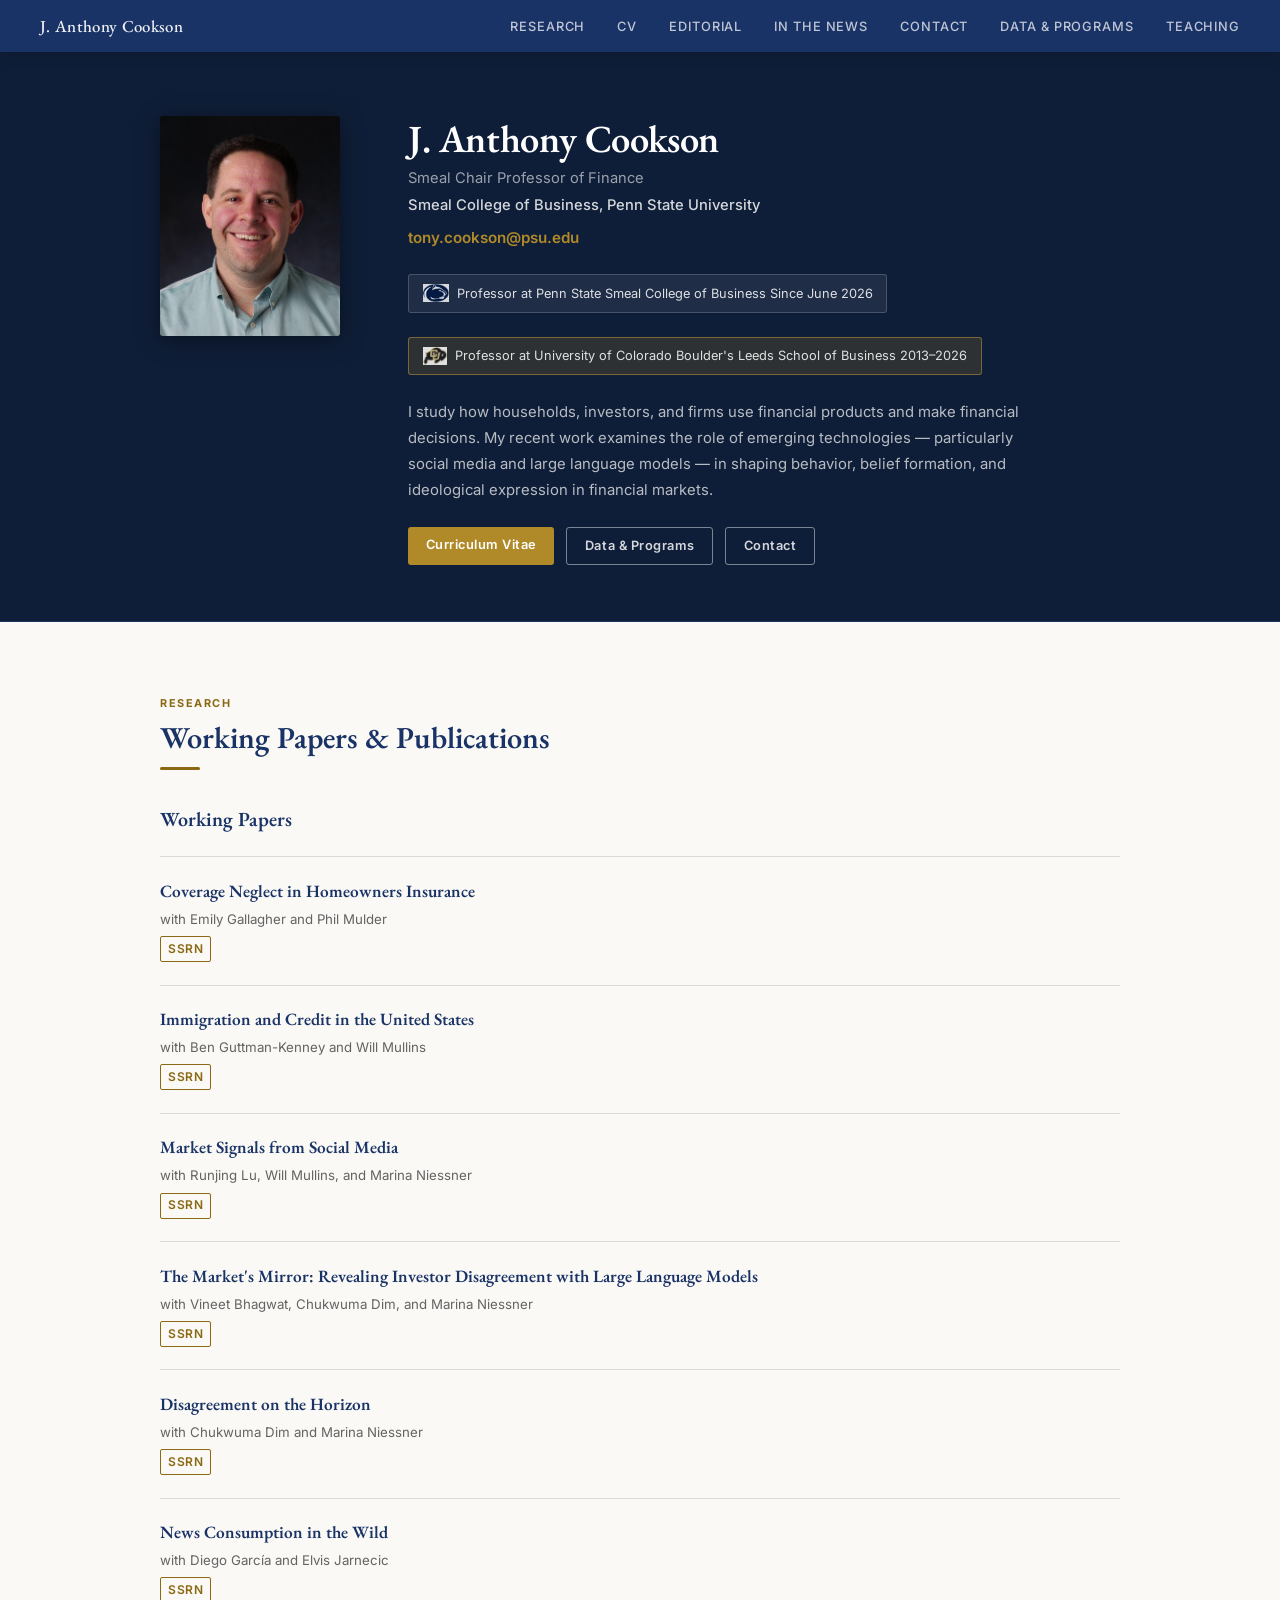
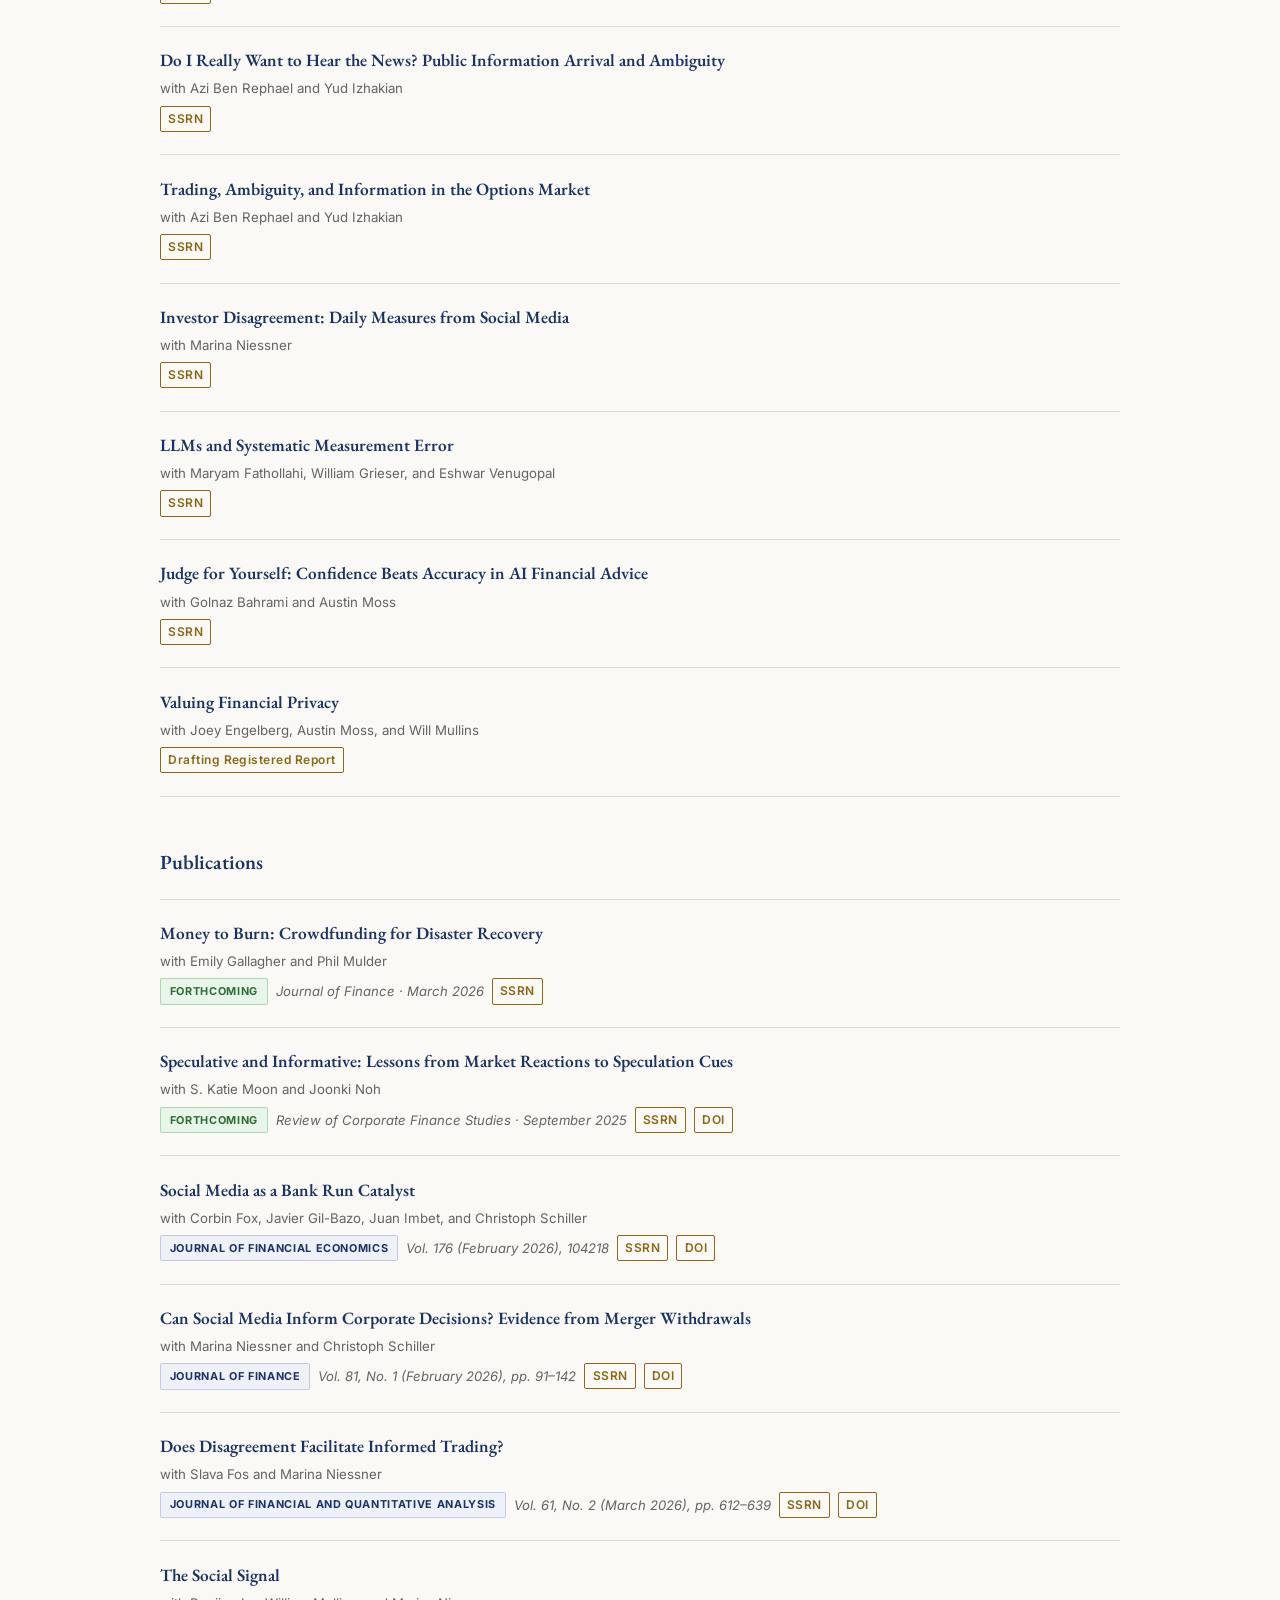
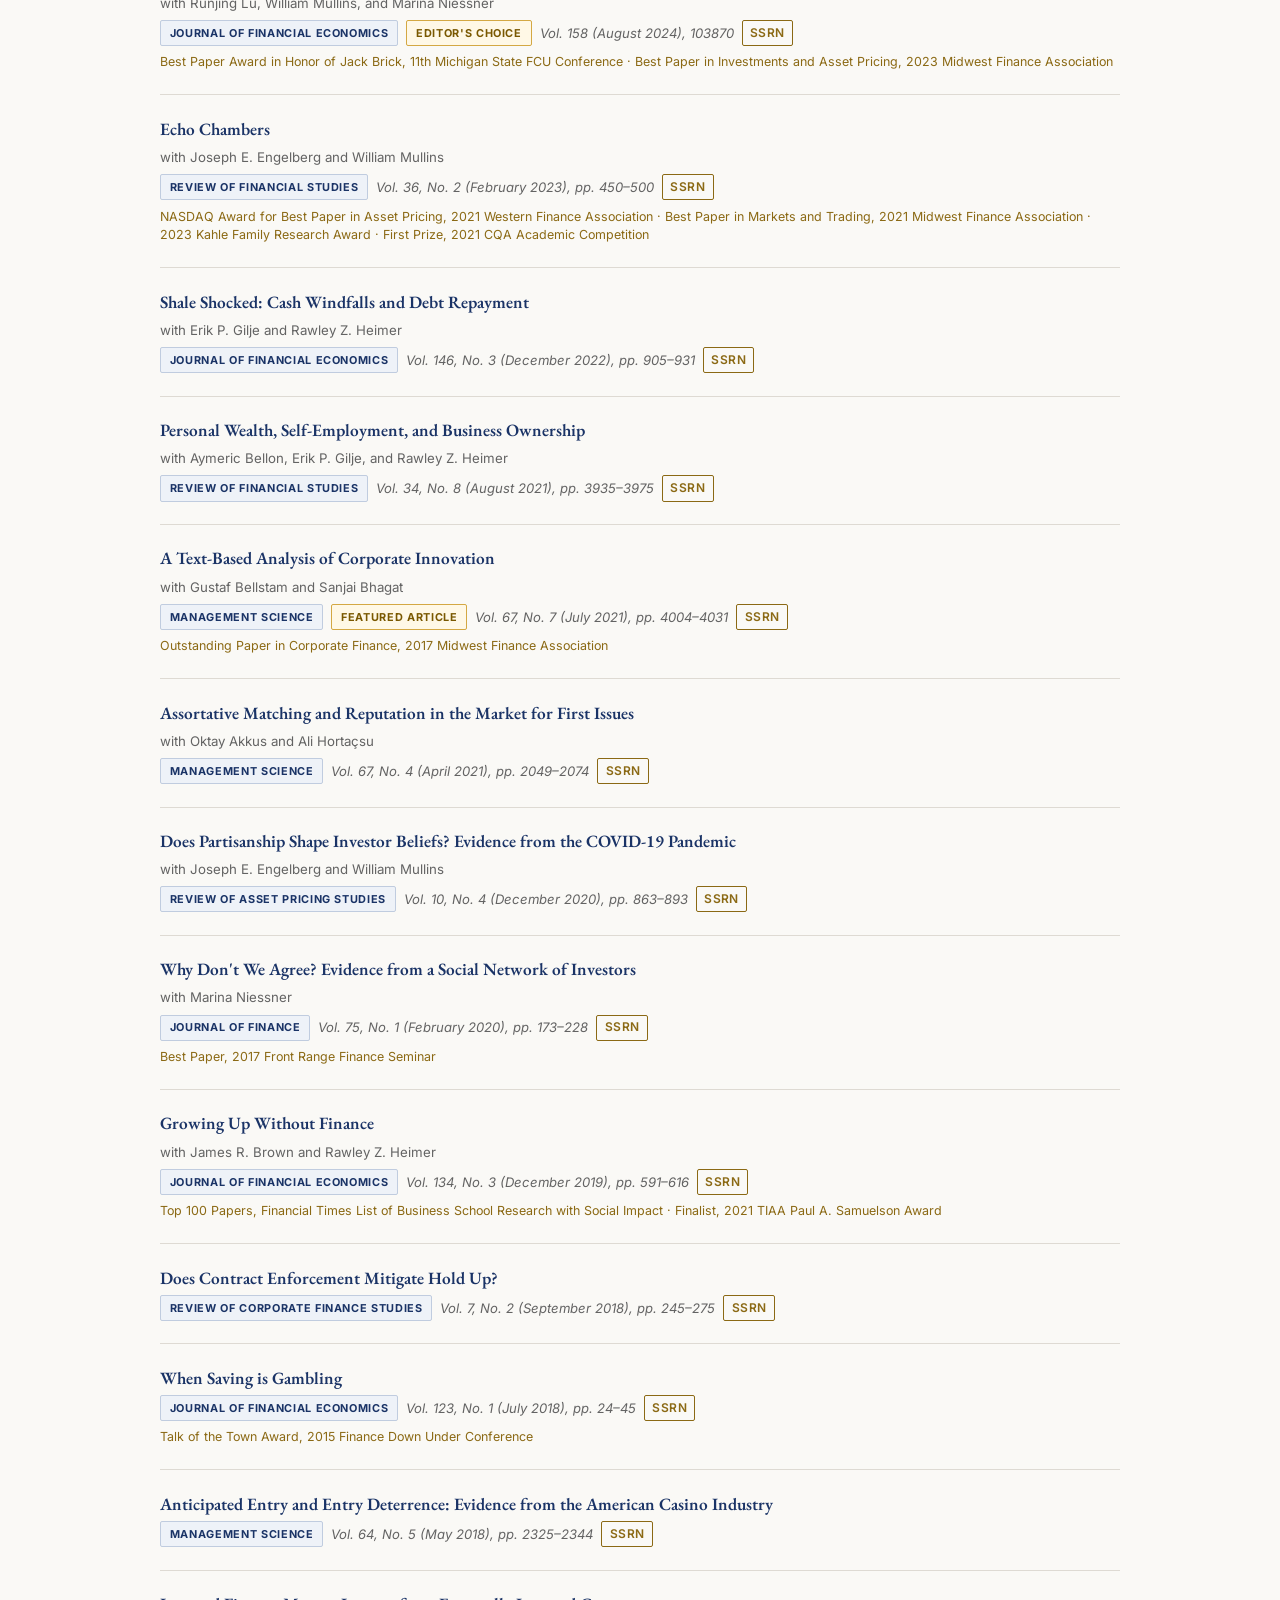
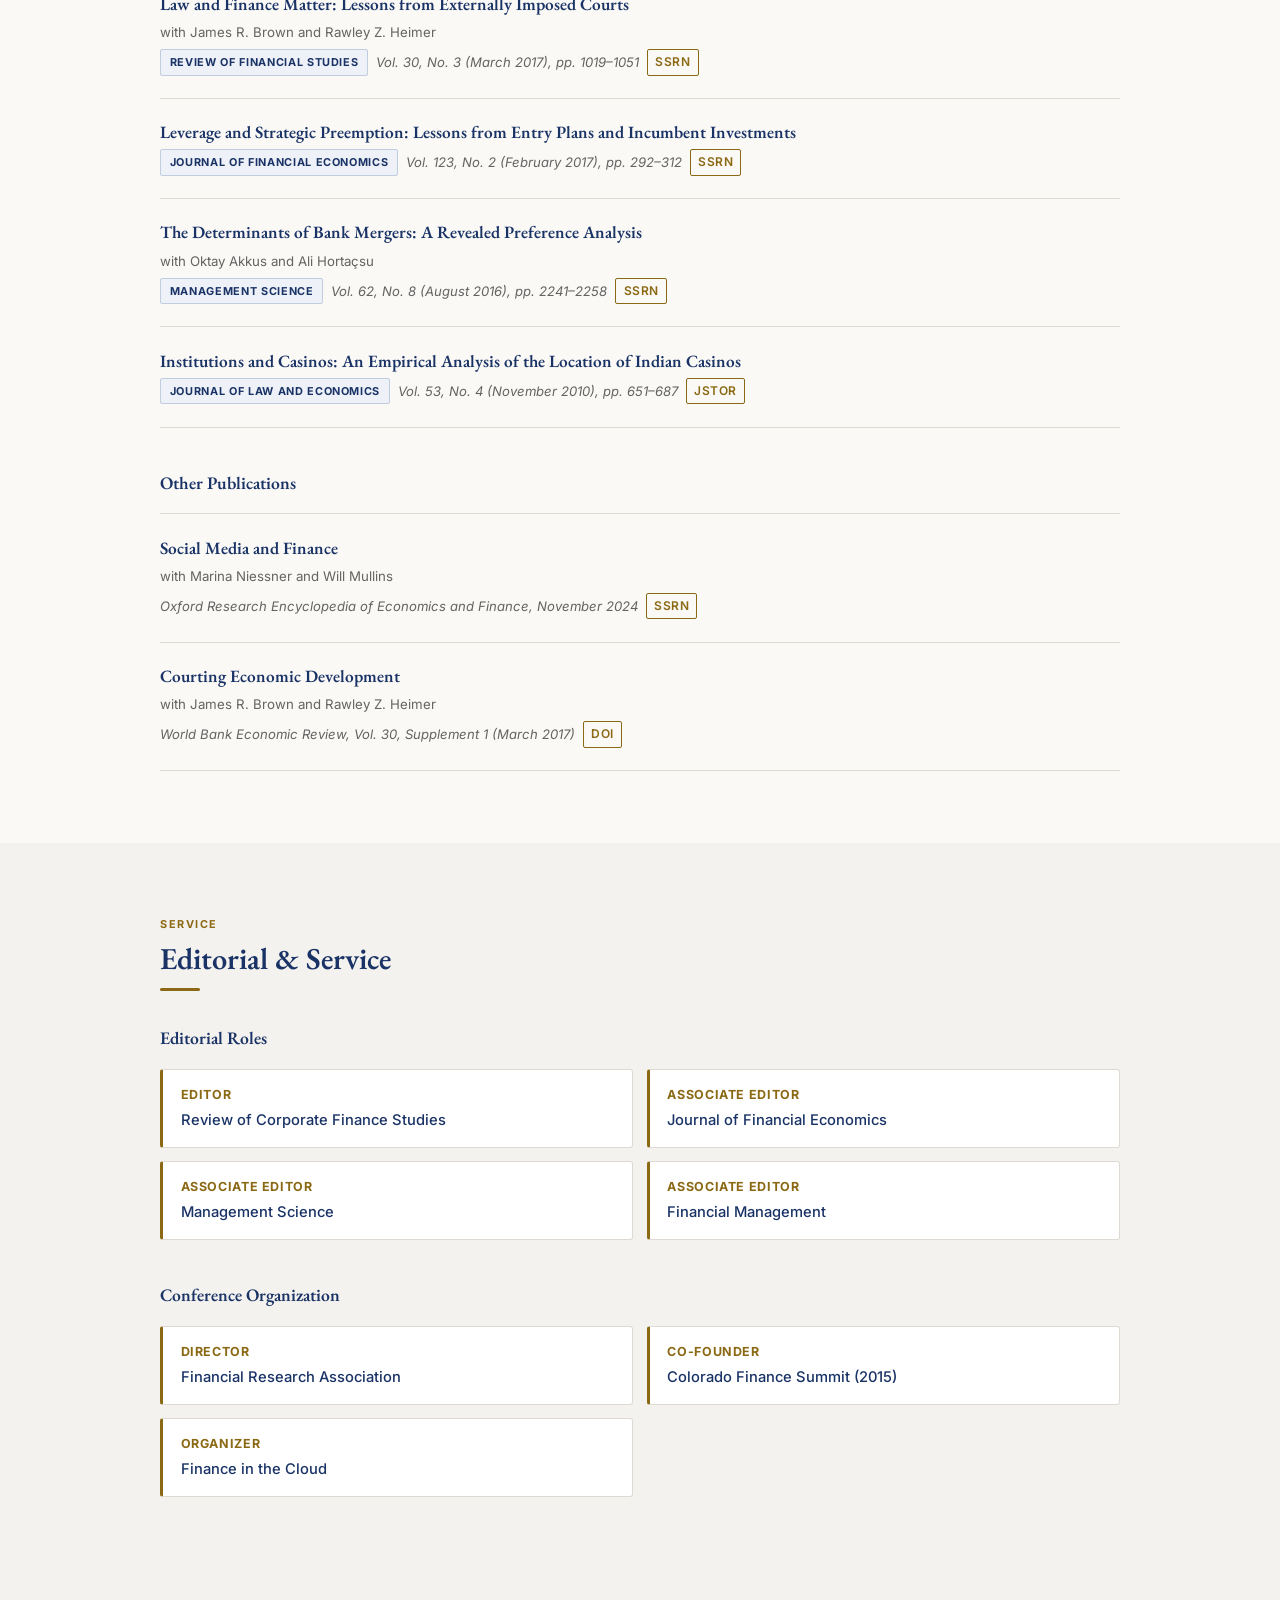
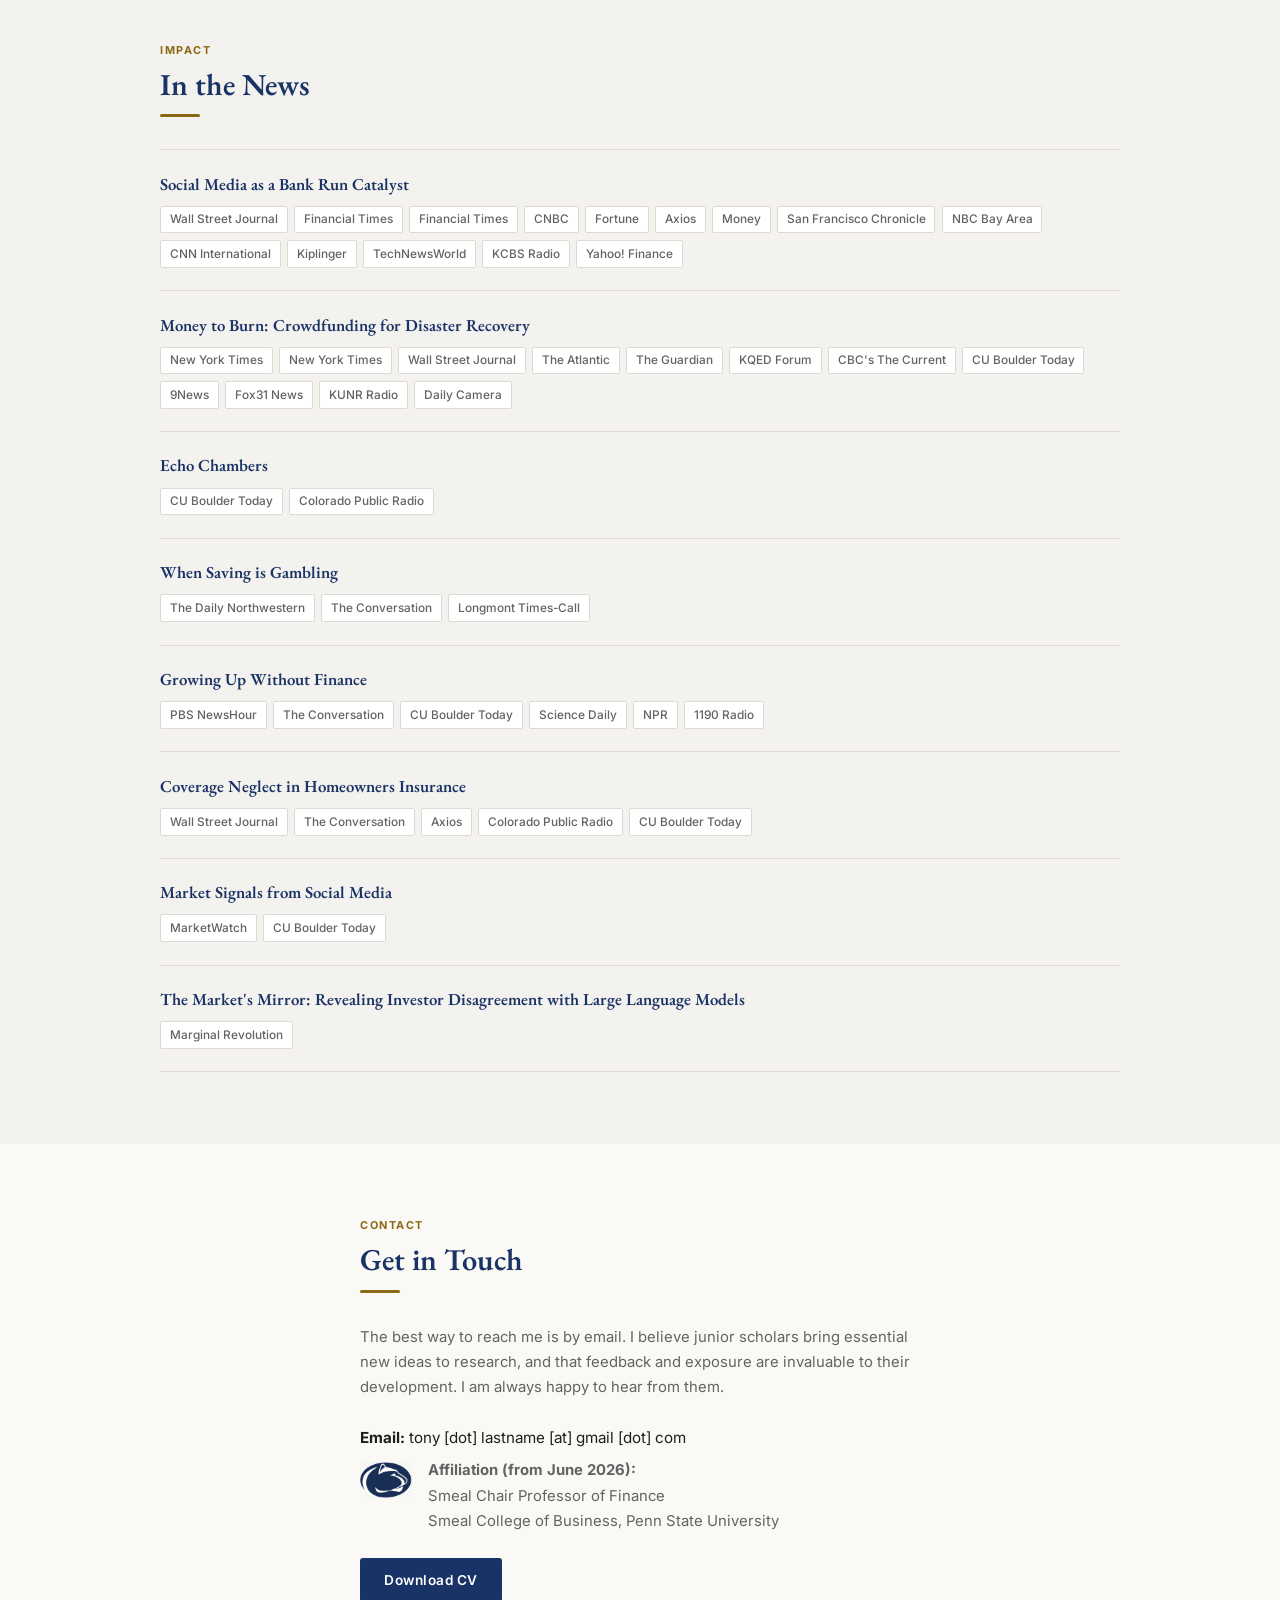
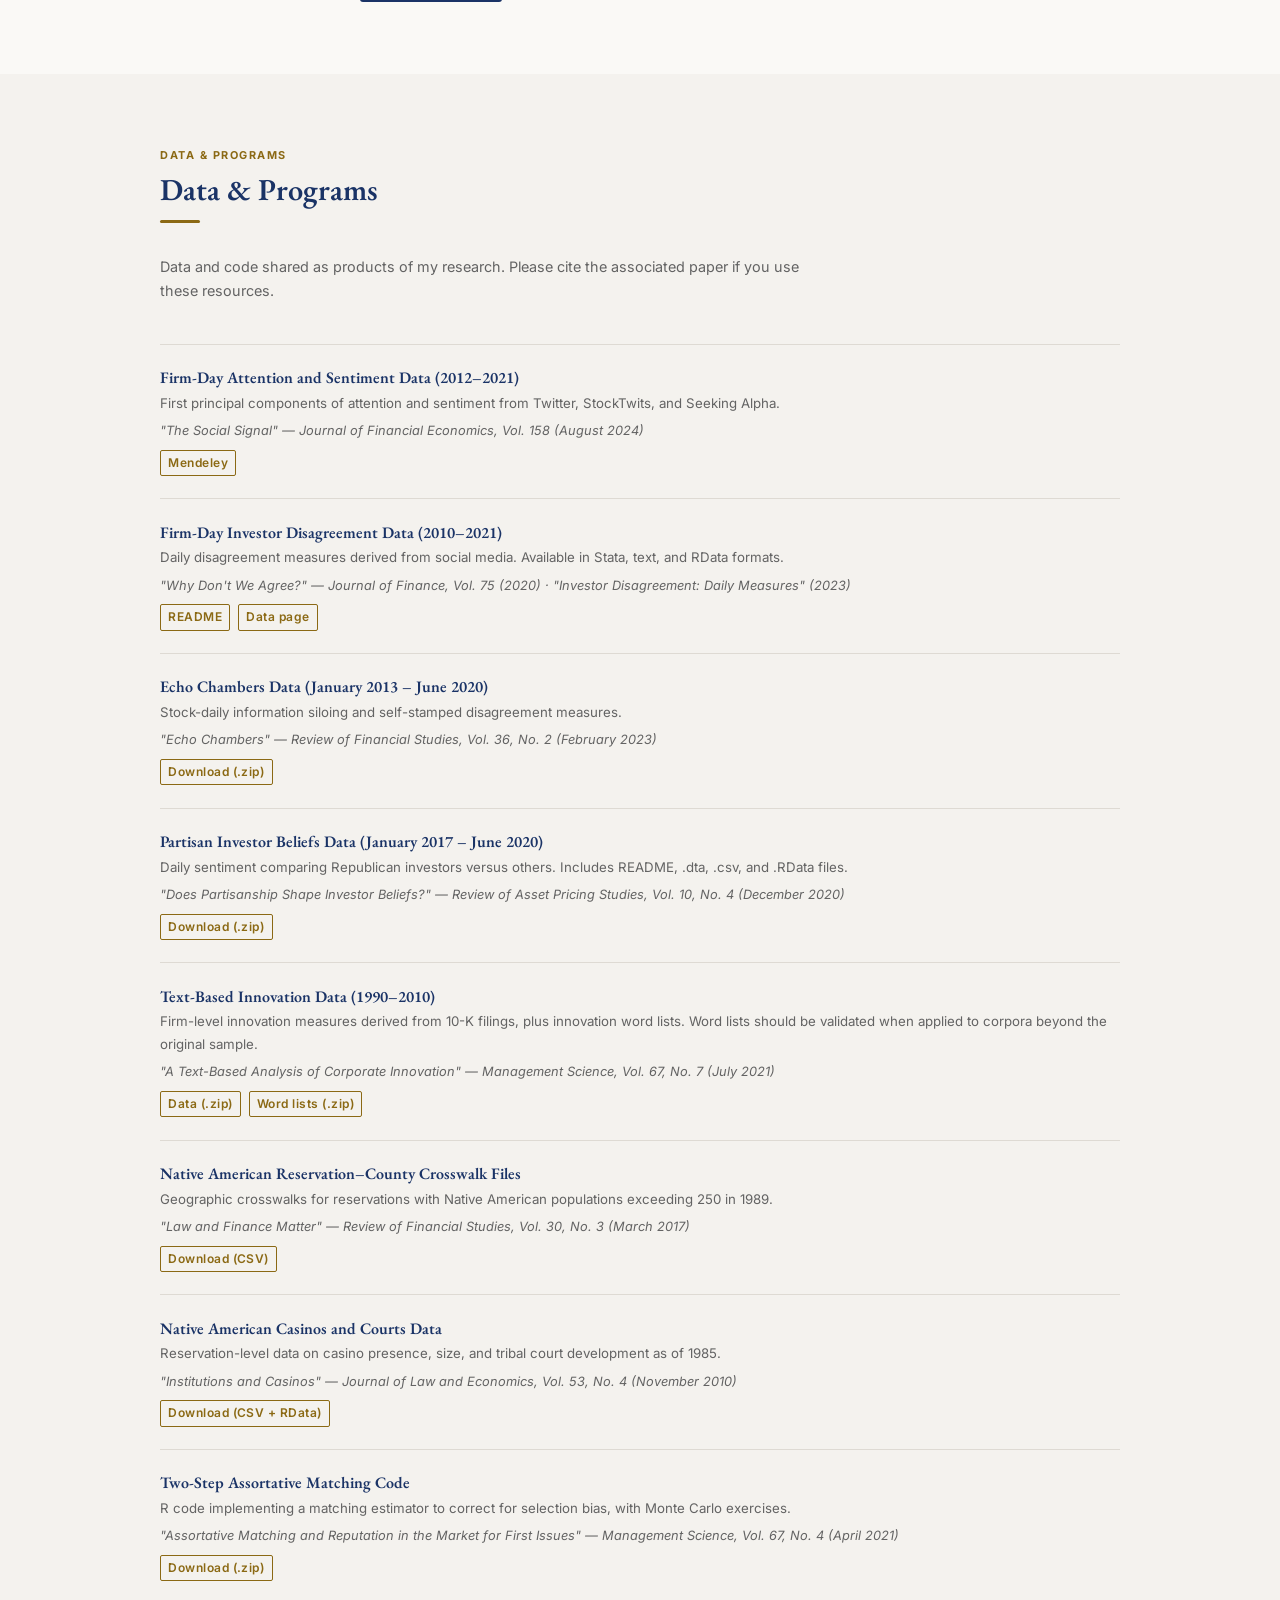
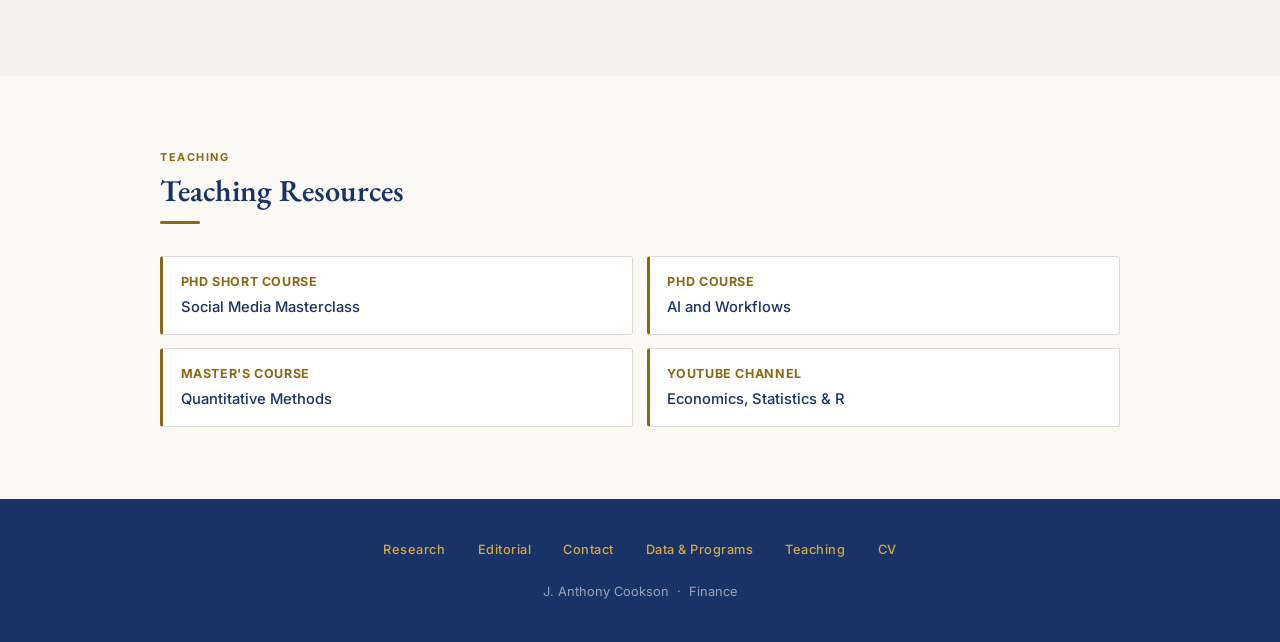
<file: index.html>
<!DOCTYPE html>
<html lang="en">
<head>
  <meta charset="UTF-8" />
  <meta name="viewport" content="width=device-width, initial-scale=1.0" />
  <title>J. Anthony Cookson — Finance</title>
  <link rel="preconnect" href="https://fonts.googleapis.com" />
  <link rel="preconnect" href="https://fonts.gstatic.com" crossorigin />
  <link href="https://fonts.googleapis.com/css2?family=EB+Garamond:ital,wght@0,400;0,500;0,600;1,400;1,500&family=Inter:wght@300;400;500;600&display=swap" rel="stylesheet" />
  <link rel="stylesheet" href="styles.css" />
</head>
<body>

<!-- NAV -->
<nav>
  <a class="nav-name" href="#">J. Anthony Cookson</a>
  <ul>
    <li><a href="#research">Research</a></li>
    <li><a href="cv/">CV</a></li>
    <li><a href="#editorial">Editorial</a></li>
    <li><a href="#press">In the News</a></li>
    <li><a href="#contact">Contact</a></li>
    <li><a href="#data-and-programs">Data &amp; Programs</a></li>
    <li><a href="#teaching">Teaching</a></li>
  </ul>
</nav>

<!-- HERO -->
<div class="hero">
  <div class="hero-inner">
    <img class="hero-photo"
      src="cookson_headshot.avif"
      alt="J. Anthony Cookson" />
    <div class="hero-info">
      <h1>J. Anthony Cookson</h1>
      <p class="hero-title">Smeal Chair Professor of Finance</p>
      <p class="hero-affil">Smeal College of Business, Penn State University</p>
      <p class="hero-email"><a href="mailto:tony.cookson@psu.edu">tony.cookson@psu.edu</a></p>
      <div class="transition-note">
        <img src="psu_logo.png" alt="Penn State" style="height:18px;width:auto;opacity:0.85;" />
        Professor at Penn State Smeal College of Business Since June 2026
      </div>
      <div class="transition-note" style="background:rgba(184,137,42,0.18);border-color:rgba(212,169,67,0.45);">
        <img src="buffs_logo.png" alt="CU Boulder" style="height:18px;width:auto;opacity:0.85;" />
        Professor at University of Colorado Boulder's Leeds School of Business 2013–2026
      </div>
      <p class="hero-bio">
        I study how households, investors, and firms use financial products and make
        financial decisions. My recent work examines the role of emerging technologies —
        particularly social media and large language models — in shaping behavior,
        belief formation, and ideological expression in financial markets.
      </p>
      <div class="hero-links">
        <a class="hero-link hero-link-primary"
           href="cv/">Curriculum Vitae</a>
        <a class="hero-link hero-link-secondary"
           href="#data-and-programs">Data &amp; Programs</a>
        <a class="hero-link hero-link-secondary" href="#contact">Contact</a>
      </div>
    </div>
  </div>
</div>

<!-- RESEARCH -->
<section id="research">
  <div class="container">
    <div class="section-label">Research</div>
    <h2>Working Papers &amp; Publications</h2>
    <div class="rule"></div>

    <!-- Working Papers -->
    <div style="margin-bottom:3rem;">
      <h3 style="font-family:'EB Garamond',serif;font-size:1.25rem;font-weight:600;
        color:var(--navy);margin-bottom:1.25rem;">Working Papers</h3>
      <div class="paper-list">

        <div class="paper">
          <a class="paper-title"
             href="https://papers.ssrn.com/sol3/papers.cfm?abstract_id=5057551"
             target="_blank" rel="noopener">
            Coverage Neglect in Homeowners Insurance
          </a>
          <p class="paper-authors">with Emily Gallagher and Phil Mulder</p>
          <div class="paper-meta">
            <a class="ssrn-link"
               href="https://papers.ssrn.com/sol3/papers.cfm?abstract_id=5057551"
               target="_blank" rel="noopener">SSRN</a>
          </div>
        </div>

        <div class="paper">
          <a class="paper-title"
             href="https://papers.ssrn.com/sol3/papers.cfm?abstract_id=5187062"
             target="_blank" rel="noopener">
            Immigration and Credit in the United States
          </a>
          <p class="paper-authors">with Ben Guttman-Kenney and Will Mullins</p>
          <div class="paper-meta">
            <a class="ssrn-link"
               href="https://papers.ssrn.com/sol3/papers.cfm?abstract_id=5187062"
               target="_blank" rel="noopener">SSRN</a>
          </div>
        </div>

        <div class="paper">
          <a class="paper-title"
             href="https://papers.ssrn.com/sol3/papers.cfm?abstract_id=5187350"
             target="_blank" rel="noopener">
            Market Signals from Social Media
          </a>
          <p class="paper-authors">with Runjing Lu, Will Mullins, and Marina Niessner</p>
          <div class="paper-meta">
            <a class="ssrn-link"
               href="https://papers.ssrn.com/sol3/papers.cfm?abstract_id=5187350"
               target="_blank" rel="noopener">SSRN</a>
          </div>
        </div>

        <div class="paper">
          <a class="paper-title"
             href="https://papers.ssrn.com/sol3/papers.cfm?abstract_id=5375473"
             target="_blank" rel="noopener">
            The Market's Mirror: Revealing Investor Disagreement with Large Language Models
          </a>
          <p class="paper-authors">with Vineet Bhagwat, Chukwuma Dim, and Marina Niessner</p>
          <div class="paper-meta">
            <a class="ssrn-link"
               href="https://papers.ssrn.com/sol3/papers.cfm?abstract_id=5375473"
               target="_blank" rel="noopener">SSRN</a>
          </div>
        </div>

        <div class="paper">
          <a class="paper-title"
             href="https://papers.ssrn.com/sol3/papers.cfm?abstract_id=4884628"
             target="_blank" rel="noopener">
            Disagreement on the Horizon
          </a>
          <p class="paper-authors">with Chukwuma Dim and Marina Niessner</p>
          <div class="paper-meta">
            <a class="ssrn-link"
               href="https://papers.ssrn.com/sol3/papers.cfm?abstract_id=4884628"
               target="_blank" rel="noopener">SSRN</a>
          </div>
        </div>

        <div class="paper">
          <a class="paper-title"
             href="https://papers.ssrn.com/sol3/papers.cfm?abstract_id=4692967"
             target="_blank" rel="noopener">
            News Consumption in the Wild
          </a>
          <p class="paper-authors">with Diego García and Elvis Jarnecic</p>
          <div class="paper-meta">
            <a class="ssrn-link"
               href="https://papers.ssrn.com/sol3/papers.cfm?abstract_id=4692967"
               target="_blank" rel="noopener">SSRN</a>
          </div>
        </div>

        <div class="paper">
          <a class="paper-title"
             href="https://papers.ssrn.com/sol3/papers.cfm?abstract_id=3631760"
             target="_blank" rel="noopener">
            Do I Really Want to Hear the News? Public Information Arrival and Ambiguity
          </a>
          <p class="paper-authors">with Azi Ben Rephael and Yud Izhakian</p>
          <div class="paper-meta">
            <a class="ssrn-link"
               href="https://papers.ssrn.com/sol3/papers.cfm?abstract_id=3631760"
               target="_blank" rel="noopener">SSRN</a>
          </div>
        </div>

        <div class="paper">
          <a class="paper-title"
             href="https://papers.ssrn.com/sol3/papers.cfm?abstract_id=4180712"
             target="_blank" rel="noopener">
            Trading, Ambiguity, and Information in the Options Market
          </a>
          <p class="paper-authors">with Azi Ben Rephael and Yud Izhakian</p>
          <div class="paper-meta">
            <a class="ssrn-link"
               href="https://papers.ssrn.com/sol3/papers.cfm?abstract_id=4180712"
               target="_blank" rel="noopener">SSRN</a>
          </div>
        </div>

        <div class="paper">
          <a class="paper-title"
             href="https://papers.ssrn.com/sol3/papers.cfm?abstract_id=4529594"
             target="_blank" rel="noopener">
            Investor Disagreement: Daily Measures from Social Media
          </a>
          <p class="paper-authors">with Marina Niessner</p>
          <div class="paper-meta">
            <a class="ssrn-link"
               href="https://papers.ssrn.com/sol3/papers.cfm?abstract_id=4529594"
               target="_blank" rel="noopener">SSRN</a>
          </div>
        </div>

        <div class="paper">
          <a class="paper-title"
             href="https://papers.ssrn.com/sol3/papers.cfm?abstract_id=7177500"
             target="_blank" rel="noopener">
            LLMs and Systematic Measurement Error
          </a>
          <p class="paper-authors">with Maryam Fathollahi, William Grieser, and Eshwar Venugopal</p>
          <div class="paper-meta">
            <a class="ssrn-link"
               href="https://papers.ssrn.com/sol3/papers.cfm?abstract_id=7177500"
               target="_blank" rel="noopener">SSRN</a>
          </div>
        </div>

        <div class="paper">
          <a class="paper-title"
             href="https://papers.ssrn.com/sol3/papers.cfm?abstract_id=7602338"
             target="_blank" rel="noopener">
            Judge for Yourself: Confidence Beats Accuracy in AI Financial Advice
          </a>
          <p class="paper-authors">with Golnaz Bahrami and Austin Moss</p>
          <div class="paper-meta">
            <a class="ssrn-link"
               href="https://papers.ssrn.com/sol3/papers.cfm?abstract_id=7602338"
               target="_blank" rel="noopener">SSRN</a>
          </div>
        </div>

        <div class="paper">
          <span class="paper-title" style="cursor:default;">
            Valuing Financial Privacy
          </span>
          <p class="paper-authors">with Joey Engelberg, Austin Moss, and Will Mullins</p>
          <div class="paper-meta">
            <span class="ssrn-link">Drafting Registered Report</span>
          </div>
        </div>

      </div>
    </div>

    <!-- Publications -->
    <div>
      <h3 style="font-family:'EB Garamond',serif;font-size:1.25rem;font-weight:600;
        color:var(--navy);margin-bottom:1.25rem;">Publications</h3>
      <div class="paper-list">

        <div class="paper">
          <a class="paper-title"
             href="https://papers.ssrn.com/sol3/papers.cfm?abstract_id=4535190"
             target="_blank" rel="noopener">
            Money to Burn: Crowdfunding for Disaster Recovery
          </a>
          <p class="paper-authors">with Emily Gallagher and Phil Mulder</p>
          <div class="paper-meta">
            <span class="badge badge-accepted">Forthcoming</span>
            <span class="paper-venue">Journal of Finance · March 2026</span>
            <a class="ssrn-link"
               href="https://papers.ssrn.com/sol3/papers.cfm?abstract_id=4535190"
               target="_blank" rel="noopener">SSRN</a>
          </div>
        </div>

        <div class="paper">
          <a class="paper-title"
             href="https://papers.ssrn.com/sol3/papers.cfm?abstract_id=3152460"
             target="_blank" rel="noopener">
            Speculative and Informative: Lessons from Market Reactions to Speculation Cues
          </a>
          <p class="paper-authors">with S. Katie Moon and Joonki Noh</p>
          <div class="paper-meta">
            <span class="badge badge-accepted">Forthcoming</span>
            <span class="paper-venue">Review of Corporate Finance Studies · September 2025</span>
            <a class="ssrn-link"
               href="https://papers.ssrn.com/sol3/papers.cfm?abstract_id=3152460"
               target="_blank" rel="noopener">SSRN</a>
            <a class="ssrn-link"
               href="https://doi.org/10.1093/rcfs/cfaf021"
               target="_blank" rel="noopener">DOI</a>
          </div>
        </div>

        <div class="paper">
          <a class="paper-title"
             href="https://papers.ssrn.com/sol3/papers.cfm?abstract_id=4422754"
             target="_blank" rel="noopener">
            Social Media as a Bank Run Catalyst
          </a>
          <p class="paper-authors">with Corbin Fox, Javier Gil-Bazo, Juan Imbet, and Christoph Schiller</p>
          <div class="paper-meta">
            <span class="badge badge-journal">Journal of Financial Economics</span>
            <span class="paper-venue">Vol. 176 (February 2026), 104218</span>
            <a class="ssrn-link"
               href="https://papers.ssrn.com/sol3/papers.cfm?abstract_id=4422754"
               target="_blank" rel="noopener">SSRN</a>
            <a class="ssrn-link"
               href="https://www.sciencedirect.com/science/article/pii/S0304405X25002260"
               target="_blank" rel="noopener">DOI</a>
          </div>
        </div>

        <div class="paper">
          <a class="paper-title"
             href="https://papers.ssrn.com/sol3/papers.cfm?abstract_id=4059633"
             target="_blank" rel="noopener">
            Can Social Media Inform Corporate Decisions? Evidence from Merger Withdrawals
          </a>
          <p class="paper-authors">with Marina Niessner and Christoph Schiller</p>
          <div class="paper-meta">
            <span class="badge badge-journal">Journal of Finance</span>
            <span class="paper-venue">Vol. 81, No. 1 (February 2026), pp. 91–142</span>
            <a class="ssrn-link"
               href="https://papers.ssrn.com/sol3/papers.cfm?abstract_id=4059633"
               target="_blank" rel="noopener">SSRN</a>
            <a class="ssrn-link"
               href="https://onlinelibrary.wiley.com/doi/10.1111/jofi.13508"
               target="_blank" rel="noopener">DOI</a>
          </div>
        </div>

        <div class="paper">
          <a class="paper-title"
             href="https://papers.ssrn.com/sol3/papers.cfm?abstract_id=3765092"
             target="_blank" rel="noopener">
            Does Disagreement Facilitate Informed Trading?
          </a>
          <p class="paper-authors">with Slava Fos and Marina Niessner</p>
          <div class="paper-meta">
            <span class="badge badge-journal">Journal of Financial and Quantitative Analysis</span>
            <span class="paper-venue">Vol. 61, No. 2 (March 2026), pp. 612–639</span>
            <a class="ssrn-link"
               href="https://papers.ssrn.com/sol3/papers.cfm?abstract_id=3765092"
               target="_blank" rel="noopener">SSRN</a>
            <a class="ssrn-link"
               href="https://www.cambridge.org/core/journals/journal-of-financial-and-quantitative-analysis/article/abs/does-disagreement-facilitate-informed-trading/F43F2A7D04A871CEE9D3C8D3CA7C390F"
               target="_blank" rel="noopener">DOI</a>
          </div>
        </div>

        <div class="paper">
          <a class="paper-title"
             href="https://papers.ssrn.com/sol3/papers.cfm?abstract_id=4241505"
             target="_blank" rel="noopener">
            The Social Signal
          </a>
          <p class="paper-authors">with Runjing Lu, William Mullins, and Marina Niessner</p>
          <div class="paper-meta">
            <span class="badge badge-journal">Journal of Financial Economics</span>
            <span class="badge badge-honor">Editor's Choice</span>
            <span class="paper-venue">Vol. 158 (August 2024), 103870</span>
            <a class="ssrn-link"
               href="https://papers.ssrn.com/sol3/papers.cfm?abstract_id=4241505"
               target="_blank" rel="noopener">SSRN</a>
          </div>
          <p class="paper-awards">Best Paper Award in Honor of Jack Brick, 11th Michigan State FCU Conference &middot; Best Paper in Investments and Asset Pricing, 2023 Midwest Finance Association</p>
        </div>

        <div class="paper">
          <a class="paper-title"
             href="https://papers.ssrn.com/sol3/papers.cfm?abstract_id=3603107"
             target="_blank" rel="noopener">
            Echo Chambers
          </a>
          <p class="paper-authors">with Joseph E. Engelberg and William Mullins</p>
          <div class="paper-meta">
            <span class="badge badge-journal">Review of Financial Studies</span>
            <span class="paper-venue">Vol. 36, No. 2 (February 2023), pp. 450–500</span>
            <a class="ssrn-link"
               href="https://papers.ssrn.com/sol3/papers.cfm?abstract_id=3603107"
               target="_blank" rel="noopener">SSRN</a>
          </div>
          <p class="paper-awards">NASDAQ Award for Best Paper in Asset Pricing, 2021 Western Finance Association &middot; Best Paper in Markets and Trading, 2021 Midwest Finance Association &middot; 2023 Kahle Family Research Award &middot; First Prize, 2021 CQA Academic Competition</p>
        </div>

        <div class="paper">
          <a class="paper-title"
             href="https://papers.ssrn.com/sol3/papers.cfm?abstract_id=3682223"
             target="_blank" rel="noopener">
            Shale Shocked: Cash Windfalls and Debt Repayment
          </a>
          <p class="paper-authors">with Erik P. Gilje and Rawley Z. Heimer</p>
          <div class="paper-meta">
            <span class="badge badge-journal">Journal of Financial Economics</span>
            <span class="paper-venue">Vol. 146, No. 3 (December 2022), pp. 905–931</span>
            <a class="ssrn-link"
               href="https://papers.ssrn.com/sol3/papers.cfm?abstract_id=3682223"
               target="_blank" rel="noopener">SSRN</a>
          </div>
        </div>

        <div class="paper">
          <a class="paper-title"
             href="https://papers.ssrn.com/sol3/papers.cfm?abstract_id=3551576"
             target="_blank" rel="noopener">
            Personal Wealth, Self-Employment, and Business Ownership
          </a>
          <p class="paper-authors">with Aymeric Bellon, Erik P. Gilje, and Rawley Z. Heimer</p>
          <div class="paper-meta">
            <span class="badge badge-journal">Review of Financial Studies</span>
            <span class="paper-venue">Vol. 34, No. 8 (August 2021), pp. 3935–3975</span>
            <a class="ssrn-link"
               href="https://papers.ssrn.com/sol3/papers.cfm?abstract_id=3551576"
               target="_blank" rel="noopener">SSRN</a>
          </div>
        </div>

        <div class="paper">
          <a class="paper-title"
             href="https://papers.ssrn.com/sol3/papers.cfm?abstract_id=2803232"
             target="_blank" rel="noopener">
            A Text-Based Analysis of Corporate Innovation
          </a>
          <p class="paper-authors">with Gustaf Bellstam and Sanjai Bhagat</p>
          <div class="paper-meta">
            <span class="badge badge-journal">Management Science</span>
            <span class="badge badge-honor">Featured Article</span>
            <span class="paper-venue">Vol. 67, No. 7 (July 2021), pp. 4004–4031</span>
            <a class="ssrn-link"
               href="https://papers.ssrn.com/sol3/papers.cfm?abstract_id=2803232"
               target="_blank" rel="noopener">SSRN</a>
          </div>
          <p class="paper-awards">Outstanding Paper in Corporate Finance, 2017 Midwest Finance Association</p>
        </div>

        <div class="paper">
          <a class="paper-title"
             href="https://papers.ssrn.com/sol3/papers.cfm?abstract_id=2419277"
             target="_blank" rel="noopener">
            Assortative Matching and Reputation in the Market for First Issues
          </a>
          <p class="paper-authors">with Oktay Akkus and Ali Hortaçsu</p>
          <div class="paper-meta">
            <span class="badge badge-journal">Management Science</span>
            <span class="paper-venue">Vol. 67, No. 4 (April 2021), pp. 2049–2074</span>
            <a class="ssrn-link"
               href="https://papers.ssrn.com/sol3/papers.cfm?abstract_id=2419277"
               target="_blank" rel="noopener">SSRN</a>
          </div>
        </div>

        <div class="paper">
          <a class="paper-title"
             href="https://papers.ssrn.com/sol3/papers.cfm?abstract_id=3621067"
             target="_blank" rel="noopener">
            Does Partisanship Shape Investor Beliefs? Evidence from the COVID-19 Pandemic
          </a>
          <p class="paper-authors">with Joseph E. Engelberg and William Mullins</p>
          <div class="paper-meta">
            <span class="badge badge-journal">Review of Asset Pricing Studies</span>
            <span class="paper-venue">Vol. 10, No. 4 (December 2020), pp. 863–893</span>
            <a class="ssrn-link"
               href="https://papers.ssrn.com/sol3/papers.cfm?abstract_id=3621067"
               target="_blank" rel="noopener">SSRN</a>
          </div>
        </div>

        <div class="paper">
          <a class="paper-title"
             href="https://papers.ssrn.com/sol3/papers.cfm?abstract_id=2754086"
             target="_blank" rel="noopener">
            Why Don't We Agree? Evidence from a Social Network of Investors
          </a>
          <p class="paper-authors">with Marina Niessner</p>
          <div class="paper-meta">
            <span class="badge badge-journal">Journal of Finance</span>
            <span class="paper-venue">Vol. 75, No. 1 (February 2020), pp. 173–228</span>
            <a class="ssrn-link"
               href="https://papers.ssrn.com/sol3/papers.cfm?abstract_id=2754086"
               target="_blank" rel="noopener">SSRN</a>
          </div>
          <p class="paper-awards">Best Paper, 2017 Front Range Finance Seminar</p>
        </div>

        <div class="paper">
          <a class="paper-title"
             href="https://papers.ssrn.com/sol3/papers.cfm?abstract_id=2809164"
             target="_blank" rel="noopener">
            Growing Up Without Finance
          </a>
          <p class="paper-authors">with James R. Brown and Rawley Z. Heimer</p>
          <div class="paper-meta">
            <span class="badge badge-journal">Journal of Financial Economics</span>
            <span class="paper-venue">Vol. 134, No. 3 (December 2019), pp. 591–616</span>
            <a class="ssrn-link"
               href="https://papers.ssrn.com/sol3/papers.cfm?abstract_id=2809164"
               target="_blank" rel="noopener">SSRN</a>
          </div>
          <p class="paper-awards">Top 100 Papers, Financial Times List of Business School Research with Social Impact &middot; Finalist, 2021 TIAA Paul A. Samuelson Award</p>
        </div>

        <div class="paper">
          <a class="paper-title"
             href="https://papers.ssrn.com/sol3/papers.cfm?abstract_id=3152459"
             target="_blank" rel="noopener">
            Does Contract Enforcement Mitigate Hold Up?
          </a>
          <div class="paper-meta">
            <span class="badge badge-journal">Review of Corporate Finance Studies</span>
            <span class="paper-venue">Vol. 7, No. 2 (September 2018), pp. 245–275</span>
            <a class="ssrn-link"
               href="https://papers.ssrn.com/sol3/papers.cfm?abstract_id=3152459"
               target="_blank" rel="noopener">SSRN</a>
          </div>
        </div>

        <div class="paper">
          <a class="paper-title"
             href="https://papers.ssrn.com/sol3/papers.cfm?abstract_id=2517126"
             target="_blank" rel="noopener">
            When Saving is Gambling
          </a>
          <div class="paper-meta">
            <span class="badge badge-journal">Journal of Financial Economics</span>
            <span class="paper-venue">Vol. 123, No. 1 (July 2018), pp. 24–45</span>
            <a class="ssrn-link"
               href="https://papers.ssrn.com/sol3/papers.cfm?abstract_id=2517126"
               target="_blank" rel="noopener">SSRN</a>
          </div>
          <p class="paper-awards">Talk of the Town Award, 2015 Finance Down Under Conference</p>
        </div>

        <div class="paper">
          <a class="paper-title"
             href="https://papers.ssrn.com/sol3/papers.cfm?abstract_id=2368674"
             target="_blank" rel="noopener">
            Anticipated Entry and Entry Deterrence: Evidence from the American Casino Industry
          </a>
          <div class="paper-meta">
            <span class="badge badge-journal">Management Science</span>
            <span class="paper-venue">Vol. 64, No. 5 (May 2018), pp. 2325–2344</span>
            <a class="ssrn-link"
               href="https://papers.ssrn.com/sol3/papers.cfm?abstract_id=2368674"
               target="_blank" rel="noopener">SSRN</a>
          </div>
        </div>

        <div class="paper">
          <a class="paper-title"
             href="https://papers.ssrn.com/sol3/papers.cfm?abstract_id=2448091"
             target="_blank" rel="noopener">
            Law and Finance Matter: Lessons from Externally Imposed Courts
          </a>
          <p class="paper-authors">with James R. Brown and Rawley Z. Heimer</p>
          <div class="paper-meta">
            <span class="badge badge-journal">Review of Financial Studies</span>
            <span class="paper-venue">Vol. 30, No. 3 (March 2017), pp. 1019–1051</span>
            <a class="ssrn-link"
               href="https://papers.ssrn.com/sol3/papers.cfm?abstract_id=2448091"
               target="_blank" rel="noopener">SSRN</a>
          </div>
        </div>

        <div class="paper">
          <a class="paper-title"
             href="https://papers.ssrn.com/sol3/papers.cfm?abstract_id=2449562"
             target="_blank" rel="noopener">
            Leverage and Strategic Preemption: Lessons from Entry Plans and Incumbent Investments
          </a>
          <div class="paper-meta">
            <span class="badge badge-journal">Journal of Financial Economics</span>
            <span class="paper-venue">Vol. 123, No. 2 (February 2017), pp. 292–312</span>
            <a class="ssrn-link"
               href="https://papers.ssrn.com/sol3/papers.cfm?abstract_id=2449562"
               target="_blank" rel="noopener">SSRN</a>
          </div>
        </div>

        <div class="paper">
          <a class="paper-title"
             href="https://papers.ssrn.com/sol3/papers.cfm?abstract_id=2459727"
             target="_blank" rel="noopener">
            The Determinants of Bank Mergers: A Revealed Preference Analysis
          </a>
          <p class="paper-authors">with Oktay Akkus and Ali Hortaçsu</p>
          <div class="paper-meta">
            <span class="badge badge-journal">Management Science</span>
            <span class="paper-venue">Vol. 62, No. 8 (August 2016), pp. 2241–2258</span>
            <a class="ssrn-link"
               href="https://papers.ssrn.com/sol3/papers.cfm?abstract_id=2459727"
               target="_blank" rel="noopener">SSRN</a>
          </div>
        </div>

        <div class="paper">
          <a class="paper-title"
             href="https://www.jstor.org/stable/10.1086/649030"
             target="_blank" rel="noopener">
            Institutions and Casinos: An Empirical Analysis of the Location of Indian Casinos
          </a>
          <div class="paper-meta">
            <span class="badge badge-journal">Journal of Law and Economics</span>
            <span class="paper-venue">Vol. 53, No. 4 (November 2010), pp. 651–687</span>
            <a class="ssrn-link"
               href="https://www.jstor.org/stable/10.1086/649030"
               target="_blank" rel="noopener">JSTOR</a>
          </div>
        </div>

      </div>

      <!-- Other Publications -->
      <h3 style="font-family:'EB Garamond',serif;font-size:1.1rem;font-weight:600;
        color:var(--navy);margin-top:2.5rem;margin-bottom:1rem;">Other Publications</h3>
      <div class="paper-list">

        <div class="paper">
          <a class="paper-title"
             href="https://papers.ssrn.com/sol3/papers.cfm?abstract_id=4806692"
             target="_blank" rel="noopener">
            Social Media and Finance
          </a>
          <p class="paper-authors">with Marina Niessner and Will Mullins</p>
          <div class="paper-meta">
            <span class="paper-venue">Oxford Research Encyclopedia of Economics and Finance, November 2024</span>
            <a class="ssrn-link"
               href="https://papers.ssrn.com/sol3/papers.cfm?abstract_id=4806692"
               target="_blank" rel="noopener">SSRN</a>
          </div>
        </div>

        <div class="paper">
          <a class="paper-title"
             href="https://academic.oup.com/wber/article-abstract/30/Supplement_1/S176/2897440"
             target="_blank" rel="noopener">
            Courting Economic Development
          </a>
          <p class="paper-authors">with James R. Brown and Rawley Z. Heimer</p>
          <div class="paper-meta">
            <span class="paper-venue">World Bank Economic Review, Vol. 30, Supplement 1 (March 2017)</span>
            <a class="ssrn-link"
               href="https://academic.oup.com/wber/article-abstract/30/Supplement_1/S176/2897440"
               target="_blank" rel="noopener">DOI</a>
          </div>
        </div>

      </div>
    </div>

  </div>
</section>

<!-- EDITORIAL -->
<section id="editorial" class="alt">
  <div class="container">
    <div class="section-label">Service</div>
    <h2>Editorial &amp; Service</h2>
    <div class="rule"></div>

    <h3 style="font-family:'EB Garamond',serif;font-size:1.1rem;font-weight:600;
      color:var(--navy);margin-bottom:1rem;">Editorial Roles</h3>
    <div class="editorial-grid" style="margin-bottom:2.5rem;">
      <div class="ed-card">
        <div class="role">Editor</div>
        <div class="journal">Review of Corporate Finance Studies</div>
      </div>
      <div class="ed-card">
        <div class="role">Associate Editor</div>
        <div class="journal">Journal of Financial Economics</div>
      </div>
      <div class="ed-card">
        <div class="role">Associate Editor</div>
        <div class="journal">Management Science</div>
      </div>
      <div class="ed-card">
        <div class="role">Associate Editor</div>
        <div class="journal">Financial Management</div>
      </div>
    </div>

    <h3 style="font-family:'EB Garamond',serif;font-size:1.1rem;font-weight:600;
      color:var(--navy);margin-bottom:1rem;">Conference Organization</h3>
    <div class="editorial-grid">
      <div class="ed-card">
        <div class="role">Director</div>
        <div class="journal">Financial Research Association</div>
      </div>
      <div class="ed-card">
        <div class="role">Co-founder</div>
        <div class="journal">Colorado Finance Summit (2015)</div>
      </div>
      <div class="ed-card">
        <div class="role">Organizer</div>
        <div class="journal"><a href="https://www.colorado.edu/business/finance-cloud"
          target="_blank" rel="noopener"
          style="color:var(--navy);text-decoration:none;">Finance in the Cloud</a></div>
      </div>
    </div>
  </div>
</section>

<!-- IN THE NEWS -->
<section id="press" class="alt">
  <div class="container">
    <div class="section-label">Impact</div>
    <h2>In the News</h2>
    <div class="rule"></div>
    <div class="news-list">

      <div class="news-paper-row">
        <a class="news-paper-title"
           href="https://papers.ssrn.com/sol3/papers.cfm?abstract_id=4422754"
           target="_blank" rel="noopener">Social Media as a Bank Run Catalyst</a>
        <div class="news-outlets">
          <a class="outlet-link" href="https://www.wsj.com/articles/silicon-valley-bank-run-twitter-59061759" target="_blank" rel="noopener">Wall Street Journal</a>
          <a class="outlet-link" href="https://www.ft.com/content/adb0ca9e-010b-4861-a2b5-ec0e30916956" target="_blank" rel="noopener">Financial Times</a>
          <a class="outlet-link" href="https://www.ft.com/content/a60e543d-c950-4ebb-8da9-d6b0b359ad7b" target="_blank" rel="noopener">Financial Times</a>
          <a class="outlet-link" href="https://www.cnbc.com/2023/04/24/social-media-raises-bank-run-risk-fueled-svbs-collapse-paper-says.html" target="_blank" rel="noopener">CNBC</a>
          <a class="outlet-link" href="https://fortune.com/2023/04/24/twitter-financial-system-risk-silicon-valley-bank-run-study/" target="_blank" rel="noopener">Fortune</a>
          <a class="outlet-link" href="https://www.axios.com/2023/04/24/twitter-svb-bank-run" target="_blank" rel="noopener">Axios</a>
          <a class="outlet-link" href="https://money.com/twitter-svb-collapse-study/" target="_blank" rel="noopener">Money</a>
          <a class="outlet-link" href="https://www.sfchronicle.com/bayarea/article/twitter-fueled-run-toppled-silicon-valley-bank-17915239.php" target="_blank" rel="noopener">San Francisco Chronicle</a>
          <a class="outlet-link" href="https://www.nbcbayarea.com/video/twitters-role-in-silicon-valley-bank-failure/3213344/" target="_blank" rel="noopener">NBC Bay Area</a>
          <a class="outlet-link" href="https://youtu.be/mhjRWBJN1_U" target="_blank" rel="noopener">CNN International</a>
          <a class="outlet-link" href="https://www.nasdaq.com/articles/did-tweets-help-crash-silicon-valley-bank-paper-shows-new-social-media-risks" target="_blank" rel="noopener">Kiplinger</a>
          <a class="outlet-link" href="https://www.technewsworld.com/story/social-media-fueled-the-run-on-silicon-valley-bank-study-178230.html" target="_blank" rel="noopener">TechNewsWorld</a>
          <a class="outlet-link" href="https://omny.fm/shows/kcbsam-on-demand/study-how-twitter-chatter-contributed-to-silicon-v" target="_blank" rel="noopener">KCBS Radio</a>
          <a class="outlet-link" href="https://twitter.com/YahooFinance/status/1652052278826745856" target="_blank" rel="noopener">Yahoo! Finance</a>
        </div>
      </div>

      <div class="news-paper-row">
        <a class="news-paper-title"
           href="https://papers.ssrn.com/sol3/papers.cfm?abstract_id=4535190"
           target="_blank" rel="noopener">Money to Burn: Crowdfunding for Disaster Recovery</a>
        <div class="news-outlets">
          <a class="outlet-link" href="https://www.nytimes.com/2024/01/29/climate/gofundme-disaster-relief-climate.html" target="_blank" rel="noopener">New York Times</a>
          <a class="outlet-link" href="https://www.nytimes.com/2025/02/09/business/media/la-fires-gofundme.html" target="_blank" rel="noopener">New York Times</a>
          <a class="outlet-link" href="https://www.wsj.com/personal-finance/gofundme-donations-los-angeles-fires-crowdfunding-b931df65" target="_blank" rel="noopener">Wall Street Journal</a>
          <a class="outlet-link" href="https://www.theatlantic.com/technology/archive/2025/01/gofundme-la-fires/681351/" target="_blank" rel="noopener">The Atlantic</a>
          <a class="outlet-link" href="https://www.theguardian.com/us-news/2025/jan/17/la-fires-gofundme-mandy-moore" target="_blank" rel="noopener">The Guardian</a>
          <a class="outlet-link" href="https://open.spotify.com/episode/042iYV8pdHfTtaqZ0NhtFY" target="_blank" rel="noopener">KQED Forum</a>
          <a class="outlet-link" href="https://www.cbc.ca/listen/live-radio/1-63-the-current/clip/16123856-businesses-brace-trump-tariffs-chrystia-freelands-bid-replace" target="_blank" rel="noopener">CBC's The Current</a>
          <a class="outlet-link" href="https://www.colorado.edu/today/2024/02/01/crowdfunding-after-marshall-fire-overwhelmingly-helped-wealthy-households" target="_blank" rel="noopener">CU Boulder Today</a>
          <a class="outlet-link" href="https://www.9news.com/article/news/local/wildfire/marshall-fire/marshall-fire-crowdfunding-study/73-e34c1498-be94-4aab-a752-06c15e9ff39c" target="_blank" rel="noopener">9News</a>
          <a class="outlet-link" href="https://kdvr.com/video/live-with-researcher-on-the-cu-boulder-marshall-fire-crowdfunding-study/9406087/" target="_blank" rel="noopener">Fox31 News</a>
          <a class="outlet-link" href="https://www.kunr.org/local-stories/2024-02-06/gofundme-donations-disaster-survivors-disproportionately-wealthy-study-finds" target="_blank" rel="noopener">KUNR Radio</a>
          <a class="outlet-link" href="https://www.dailycamera.com/2024/03/06/cu-boulder-study-finds-wealth-disparities-in-gofundme-success-following-marshall-fire/" target="_blank" rel="noopener">Daily Camera</a>
        </div>
      </div>

      <div class="news-paper-row">
        <a class="news-paper-title"
           href="https://papers.ssrn.com/sol3/papers.cfm?abstract_id=3603107"
           target="_blank" rel="noopener">Echo Chambers</a>
        <div class="news-outlets">
          <a class="outlet-link" href="https://www.colorado.edu/today/2021/02/03/gamestop-may-not-be-david-and-goliath-story-you-think-researcher-says" target="_blank" rel="noopener">CU Boulder Today</a>
          <span class="outlet-link">Colorado Public Radio</span>
        </div>
      </div>

      <div class="news-paper-row">
        <a class="news-paper-title"
           href="https://papers.ssrn.com/sol3/papers.cfm?abstract_id=2517126"
           target="_blank" rel="noopener">When Saving is Gambling</a>
        <div class="news-outlets">
          <a class="outlet-link" href="https://dailynorthwestern.com/2016/04/07/campus/kellogg-professor-studies-adoption-impact-of-lottery-linked-savings/" target="_blank" rel="noopener">The Daily Northwestern</a>
          <a class="outlet-link" href="https://theconversation.com/could-gambling-be-the-secret-to-saving-when-rates-are-so-low-57961" target="_blank" rel="noopener">The Conversation</a>
          <a class="outlet-link" href="https://www.timescall.com/2016/01/12/boulder-county-residents-shrug-say-why-not-and-buy-powerball-tickets-by-the-fistful/" target="_blank" rel="noopener">Longmont Times-Call</a>
        </div>
      </div>

      <div class="news-paper-row">
        <a class="news-paper-title"
           href="https://papers.ssrn.com/sol3/papers.cfm?abstract_id=2809164"
           target="_blank" rel="noopener">Growing Up Without Finance</a>
        <div class="news-outlets">
          <a class="outlet-link" href="https://www.pbs.org/newshour/economy/making-sense/column-how-growing-up-in-a-bank-desert-can-hurt-your-credit-for-the-rest-of-your-life" target="_blank" rel="noopener">PBS NewsHour</a>
          <a class="outlet-link" href="https://theconversation.com/growing-up-in-a-banking-desert-can-hurt-your-credit-for-the-rest-of-your-life-130938" target="_blank" rel="noopener">The Conversation</a>
          <a class="outlet-link" href="https://www.colorado.edu/today/2020/01/21/bank-deserts-have-major-costs" target="_blank" rel="noopener">CU Boulder Today</a>
          <a class="outlet-link" href="https://www.sciencedaily.com/releases/2019/05/190516114621.htm" target="_blank" rel="noopener">Science Daily</a>
          <span class="outlet-link">NPR</span>
          <span class="outlet-link">1190 Radio</span>
        </div>
      </div>

      <div class="news-paper-row">
        <a class="news-paper-title"
           href="https://papers.ssrn.com/sol3/papers.cfm?abstract_id=5057551"
           target="_blank" rel="noopener">Coverage Neglect in Homeowners Insurance</a>
        <div class="news-outlets">
          <a class="outlet-link" href="https://www.wsj.com/finance/california-fires-costs-rebuilding-money-fa201dc4" target="_blank" rel="noopener">Wall Street Journal</a>
          <a class="outlet-link" href="https://theconversation.com/many-colorado-homeowners-are-underinsured-heres-what-to-do-before-the-next-fire-263702" target="_blank" rel="noopener">The Conversation</a>
          <a class="outlet-link" href="https://www.axios.com/local/denver/2025/01/15/colorado-home-insurance-wildfires" target="_blank" rel="noopener">Axios</a>
          <a class="outlet-link" href="https://www.cpr.org/2024/12/30/marshall-fire-homeowners-underinsured-study/" target="_blank" rel="noopener">Colorado Public Radio</a>
          <a class="outlet-link" href="https://www.colorado.edu/today/2025/01/09/study-reveals-widespread-underinsurance-among-homeowners-exposing-risk-wake-devastating" target="_blank" rel="noopener">CU Boulder Today</a>
        </div>
      </div>

      <div class="news-paper-row">
        <a class="news-paper-title"
           href="https://papers.ssrn.com/sol3/papers.cfm?abstract_id=5187350"
           target="_blank" rel="noopener">Market Signals from Social Media</a>
        <div class="news-outlets">
          <a class="outlet-link" href="https://www.morningstar.com/news/marketwatch/20250528136/please-shut-up-if-youre-trying-to-make-money-in-the-stock-market" target="_blank" rel="noopener">MarketWatch</a>
          <a class="outlet-link" href="https://www.colorado.edu/today/2025/06/18/market-mood-swings-how-fear-spreads-online-and-what-it-means-investors" target="_blank" rel="noopener">CU Boulder Today</a>
        </div>
      </div>

      <div class="news-paper-row">
        <a class="news-paper-title"
           href="https://papers.ssrn.com/sol3/papers.cfm?abstract_id=5375473"
           target="_blank" rel="noopener">The Market's Mirror: Revealing Investor Disagreement with Large Language Models</a>
        <div class="news-outlets">
          <a class="outlet-link" href="https://marginalrevolution.com/marginalrevolution/2025/08/tuesday-assorted-links-528.html" target="_blank" rel="noopener">Marginal Revolution</a>
        </div>
      </div>

    </div>
  </div>
</section>

<!-- CONTACT -->
<section id="contact">
  <div class="container" style="max-width:560px;">
    <div class="section-label">Contact</div>
    <h2>Get in Touch</h2>
    <div class="rule"></div>
    <p style="font-size:0.93rem;color:var(--muted);margin-bottom:1.5rem;">
      The best way to reach me is by email. I believe junior scholars bring essential new
      ideas to research, and that feedback and exposure are invaluable to their development.
      I am always happy to hear from them.
    </p>
    <p style="font-size:0.95rem;margin-bottom:0.5rem;">
      <strong>Email:</strong>
      tony [dot] lastname [at] gmail [dot] com
    </p>
    <div style="display:flex;align-items:flex-start;gap:1rem;margin-bottom:1.5rem;">
      <img src="psu_logo.png" alt="Penn State"
           style="height:36px;width:auto;margin-top:0.2rem;opacity:0.9;" />
      <p style="font-size:0.93rem;color:var(--muted);margin:0;">
        <strong>Affiliation (from June 2026):</strong><br/>
        Smeal Chair Professor of Finance<br/>
        Smeal College of Business, Penn State University
      </p>
    </div>
    <a href="cv/cookson-cv.pdf"
       target="_blank" rel="noopener"
       style="display:inline-block;background:var(--navy);color:white;
         padding:0.65rem 1.5rem;border-radius:3px;font-size:0.85rem;
         font-weight:600;text-decoration:none;letter-spacing:0.04em;">
      Download CV
    </a>
  </div>
</section>

<!-- DATA & PROGRAMS -->
<section id="data-and-programs" class="alt">
  <div class="container">
    <div class="section-label">Data &amp; Programs</div>
    <h2>Data &amp; Programs</h2>
    <div class="rule"></div>
    <p style="font-size:0.9rem;color:var(--muted);margin-bottom:2.5rem;max-width:640px;">
      Data and code shared as products of my research. Please cite the associated paper if you use these resources.
    </p>

    <div style="display:flex;flex-direction:column;gap:0;">

      <div class="paper">
        <p class="paper-title" style="font-size:1rem;margin-bottom:0.2rem;color:var(--navy);font-family:'EB Garamond',serif;font-weight:600;">
          Firm-Day Attention and Sentiment Data (2012–2021)
        </p>
        <p style="font-size:0.83rem;color:var(--muted);margin-bottom:0.35rem;">
          First principal components of attention and sentiment from Twitter, StockTwits, and Seeking Alpha.
        </p>
        <p style="font-size:0.8rem;font-style:italic;color:var(--muted);margin-bottom:0.5rem;">
          "The Social Signal" — <em>Journal of Financial Economics</em>, Vol. 158 (August 2024)
        </p>
        <div class="paper-meta">
          <a class="ssrn-link"
             href="https://data.mendeley.com/datasets/xffyybvw4j/1"
             target="_blank" rel="noopener">Mendeley</a>
        </div>
      </div>

      <div class="paper">
        <p class="paper-title" style="font-size:1rem;margin-bottom:0.2rem;color:var(--navy);font-family:'EB Garamond',serif;font-weight:600;">
          Firm-Day Investor Disagreement Data (2010–2021)
        </p>
        <p style="font-size:0.83rem;color:var(--muted);margin-bottom:0.35rem;">
          Daily disagreement measures derived from social media. Available in Stata, text, and RData formats.
        </p>
        <p style="font-size:0.8rem;font-style:italic;color:var(--muted);margin-bottom:0.5rem;">
          "Why Don't We Agree?" — <em>Journal of Finance</em>, Vol. 75 (2020) · "Investor Disagreement: Daily Measures" (2023)
        </p>
        <div class="paper-meta">
          <a class="ssrn-link"
             href="https://www.dropbox.com/scl/fi/wzmh0kwwm65vdng1y1p5y/Disagreement-Data-Readme"
             target="_blank" rel="noopener">README</a>
          <a class="ssrn-link"
             href="https://marinaniessner.com/data.html"
             target="_blank" rel="noopener">Data page</a>
        </div>
      </div>

      <div class="paper">
        <p class="paper-title" style="font-size:1rem;margin-bottom:0.2rem;color:var(--navy);font-family:'EB Garamond',serif;font-weight:600;">
          Echo Chambers Data (January 2013 – June 2020)
        </p>
        <p style="font-size:0.83rem;color:var(--muted);margin-bottom:0.35rem;">
          Stock-daily information siloing and self-stamped disagreement measures.
        </p>
        <p style="font-size:0.8rem;font-style:italic;color:var(--muted);margin-bottom:0.5rem;">
          "Echo Chambers" — <em>Review of Financial Studies</em>, Vol. 36, No. 2 (February 2023)
        </p>
        <div class="paper-meta">
          <a class="ssrn-link"
             href="https://www.dropbox.com/s/e4njswsvol8ypd1/EchoChambers_data_topost.zip"
             target="_blank" rel="noopener">Download (.zip)</a>
        </div>
      </div>

      <div class="paper">
        <p class="paper-title" style="font-size:1rem;margin-bottom:0.2rem;color:var(--navy);font-family:'EB Garamond',serif;font-weight:600;">
          Partisan Investor Beliefs Data (January 2017 – June 2020)
        </p>
        <p style="font-size:0.83rem;color:var(--muted);margin-bottom:0.35rem;">
          Daily sentiment comparing Republican investors versus others. Includes README, .dta, .csv, and .RData files.
        </p>
        <p style="font-size:0.8rem;font-style:italic;color:var(--muted);margin-bottom:0.5rem;">
          "Does Partisanship Shape Investor Beliefs?" — <em>Review of Asset Pricing Studies</em>, Vol. 10, No. 4 (December 2020)
        </p>
        <div class="paper-meta">
          <a class="ssrn-link"
             href="https://www.dropbox.com/s/0wmx69ahhfjof6n/data%20to%20share_final.zip"
             target="_blank" rel="noopener">Download (.zip)</a>
        </div>
      </div>

      <div class="paper">
        <p class="paper-title" style="font-size:1rem;margin-bottom:0.2rem;color:var(--navy);font-family:'EB Garamond',serif;font-weight:600;">
          Text-Based Innovation Data (1990–2010)
        </p>
        <p style="font-size:0.83rem;color:var(--muted);margin-bottom:0.35rem;">
          Firm-level innovation measures derived from 10-K filings, plus innovation word lists. Word lists should be validated when applied to corpora beyond the original sample.
        </p>
        <p style="font-size:0.8rem;font-style:italic;color:var(--muted);margin-bottom:0.5rem;">
          "A Text-Based Analysis of Corporate Innovation" — <em>Management Science</em>, Vol. 67, No. 7 (July 2021)
        </p>
        <div class="paper-meta">
          <a class="ssrn-link"
             href="https://www.dropbox.com/s/mcuxrrbj7e5z5j9/innov%20data%20online.zip"
             target="_blank" rel="noopener">Data (.zip)</a>
          <a class="ssrn-link"
             href="https://www.dropbox.com/s/pd5cgowxy4lf76q/innovation%20wordlists.zip"
             target="_blank" rel="noopener">Word lists (.zip)</a>
        </div>
      </div>

      <div class="paper">
        <p class="paper-title" style="font-size:1rem;margin-bottom:0.2rem;color:var(--navy);font-family:'EB Garamond',serif;font-weight:600;">
          Native American Reservation–County Crosswalk Files
        </p>
        <p style="font-size:0.83rem;color:var(--muted);margin-bottom:0.35rem;">
          Geographic crosswalks for reservations with Native American populations exceeding 250 in 1989.
        </p>
        <p style="font-size:0.8rem;font-style:italic;color:var(--muted);margin-bottom:0.5rem;">
          "Law and Finance Matter" — <em>Review of Financial Studies</em>, Vol. 30, No. 3 (March 2017)
        </p>
        <div class="paper-meta">
          <a class="ssrn-link"
             href="https://www.dropbox.com/sh/062fu5xipay4jjn/AACvV55EVSJ7KfL1yJwBiJGna"
             target="_blank" rel="noopener">Download (CSV)</a>
        </div>
      </div>

      <div class="paper">
        <p class="paper-title" style="font-size:1rem;margin-bottom:0.2rem;color:var(--navy);font-family:'EB Garamond',serif;font-weight:600;">
          Native American Casinos and Courts Data
        </p>
        <p style="font-size:0.83rem;color:var(--muted);margin-bottom:0.35rem;">
          Reservation-level data on casino presence, size, and tribal court development as of 1985.
        </p>
        <p style="font-size:0.8rem;font-style:italic;color:var(--muted);margin-bottom:0.5rem;">
          "Institutions and Casinos" — <em>Journal of Law and Economics</em>, Vol. 53, No. 4 (November 2010)
        </p>
        <div class="paper-meta">
          <a class="ssrn-link"
             href="https://www.dropbox.com/sh/uz2u4ykprbis2np/AAASHHgPfiRTQssQa77TGBVIa"
             target="_blank" rel="noopener">Download (CSV + RData)</a>
        </div>
      </div>

      <div class="paper" style="border-bottom:none;">
        <p class="paper-title" style="font-size:1rem;margin-bottom:0.2rem;color:var(--navy);font-family:'EB Garamond',serif;font-weight:600;">
          Two-Step Assortative Matching Code
        </p>
        <p style="font-size:0.83rem;color:var(--muted);margin-bottom:0.35rem;">
          R code implementing a matching estimator to correct for selection bias, with Monte Carlo exercises.
        </p>
        <p style="font-size:0.8rem;font-style:italic;color:var(--muted);margin-bottom:0.5rem;">
          "Assortative Matching and Reputation in the Market for First Issues" — <em>Management Science</em>, Vol. 67, No. 4 (April 2021)
        </p>
        <div class="paper-meta">
          <a class="ssrn-link"
             href="https://www.dropbox.com/s/d023ckne8v5rt1w/Data%20and%20Programs%20for%20web.zip"
             target="_blank" rel="noopener">Download (.zip)</a>
        </div>
      </div>

    </div>
  </div>
</section>

<!-- TEACHING -->
<section id="teaching">
  <div class="container">
    <div class="section-label">Teaching</div>
    <h2>Teaching Resources</h2>
    <div class="rule"></div>
    <div class="editorial-grid" style="grid-template-columns:1fr 1fr;">

      <a class="ed-card" href="https://tony91782.github.io/social-media-masterclass/"
         target="_blank" rel="noopener" style="text-decoration:none;display:block;">
        <div class="role">PhD Short Course</div>
        <div class="journal">Social Media Masterclass</div>
      </a>

      <a class="ed-card" href="https://tony91782.github.io/hkust-ai-and-workflows/"
         target="_blank" rel="noopener" style="text-decoration:none;display:block;">
        <div class="role">PhD Course</div>
        <div class="journal">AI and Workflows</div>
      </a>

      <a class="ed-card" href="https://sites.google.com/view/cookson-quant-methods/home"
         target="_blank" rel="noopener" style="text-decoration:none;display:block;">
        <div class="role">Master's Course</div>
        <div class="journal">Quantitative Methods</div>
      </a>

      <a class="ed-card" href="https://www.youtube.com/intromediateecon"
         target="_blank" rel="noopener" style="text-decoration:none;display:block;">
        <div class="role">YouTube Channel</div>
        <div class="journal">Economics, Statistics &amp; R</div>
      </a>

    </div>
  </div>
</section>

<!-- FOOTER -->
<footer>
  <div class="footer-top">
    <a href="#research">Research</a>
    <a href="#editorial">Editorial</a>
    <a href="#contact">Contact</a>
    <a href="#data-and-programs">Data &amp; Programs</a>
    <a href="#teaching">Teaching</a>
    <a href="cv/">CV</a>
  </div>
  <p>J. Anthony Cookson &nbsp;·&nbsp; Finance</p>
</footer>

</body>
</html>
</file>
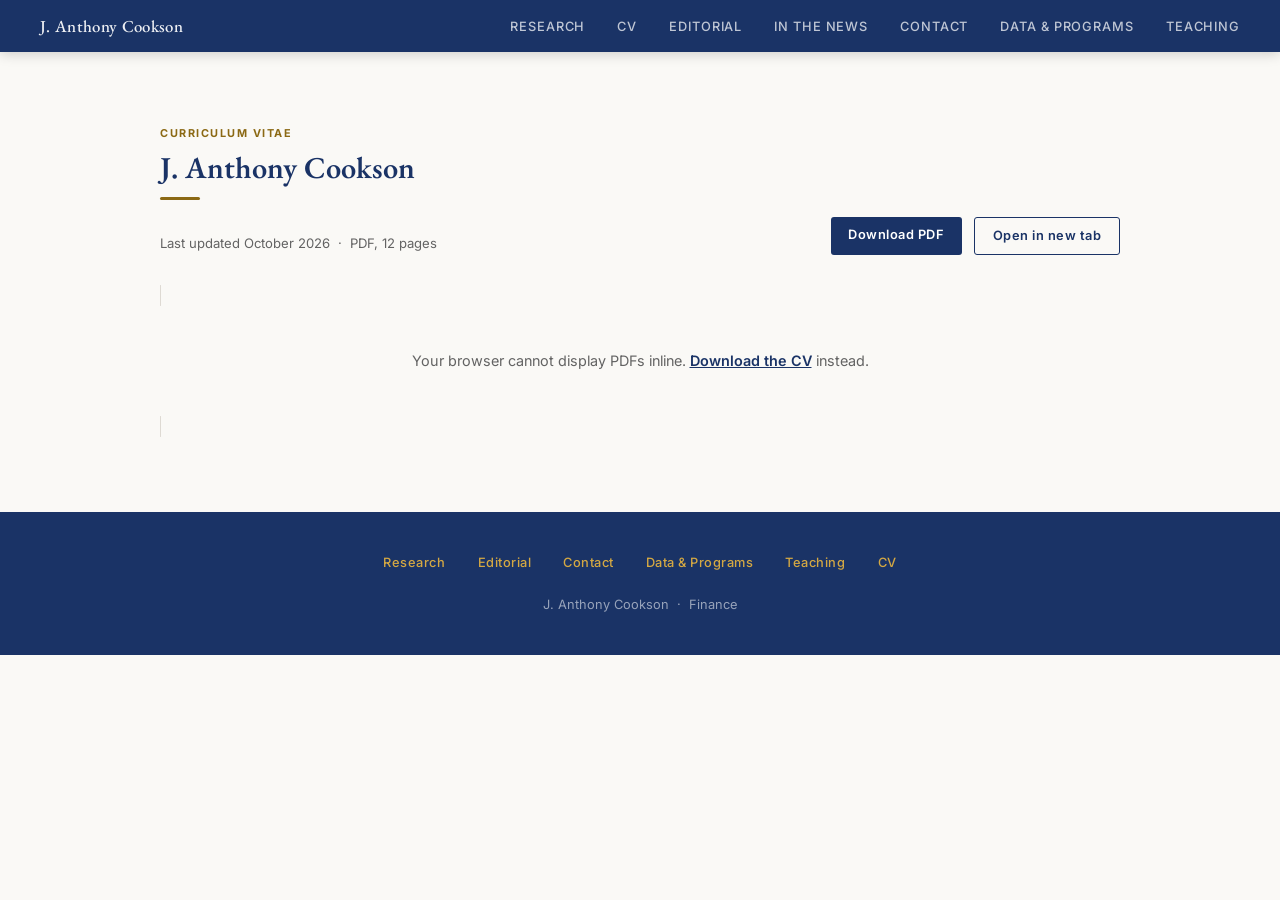
<file: cv/index.html>
<!DOCTYPE html>
<html lang="en">
<head>
  <meta charset="UTF-8" />
  <meta name="viewport" content="width=device-width, initial-scale=1.0" />
  <title>Curriculum Vitae — J. Anthony Cookson</title>
  <link rel="preconnect" href="https://fonts.googleapis.com" />
  <link rel="preconnect" href="https://fonts.gstatic.com" crossorigin />
  <link href="https://fonts.googleapis.com/css2?family=EB+Garamond:ital,wght@0,400;0,500;0,600;1,400;1,500&family=Inter:wght@300;400;500;600&display=swap" rel="stylesheet" />
  <link rel="stylesheet" href="../styles.css" />
</head>
<body>

<!-- NAV -->
<nav>
  <a class="nav-name" href="../index.html">J. Anthony Cookson</a>
  <ul>
    <li><a href="../index.html#research">Research</a></li>
    <li><a href="./">CV</a></li>
    <li><a href="../index.html#editorial">Editorial</a></li>
    <li><a href="../index.html#press">In the News</a></li>
    <li><a href="../index.html#contact">Contact</a></li>
    <li><a href="../index.html#data-and-programs">Data &amp; Programs</a></li>
    <li><a href="../index.html#teaching">Teaching</a></li>
  </ul>
</nav>

<!-- CV -->
<section id="cv">
  <div class="container">
    <div class="cv-head">
      <div>
        <div class="section-label">Curriculum Vitae</div>
        <h2>J. Anthony Cookson</h2>
        <div class="rule"></div>
        <p class="cv-updated">Last updated October 2026 &nbsp;·&nbsp; PDF, 12 pages</p>
      </div>
      <div class="cv-actions">
        <a class="hero-link hero-link-primary"
           href="cookson-cv.pdf" download="Cookson-CV.pdf">Download PDF</a>
        <a class="hero-link hero-link-secondary"
           href="cookson-cv.pdf" target="_blank" rel="noopener">Open in new tab</a>
      </div>
    </div>

    <p class="cv-note-mobile">
      The CV is a multi-page PDF and reads better outside the browser on a small screen.
      Use <a href="cookson-cv.pdf" target="_blank" rel="noopener"
        style="color:var(--navy);font-weight:600;">Download PDF</a> above.
    </p>

    <object class="cv-viewer" data="cookson-cv.pdf" type="application/pdf">
      <div class="cv-fallback">
        Your browser cannot display PDFs inline.
        <a href="cookson-cv.pdf" target="_blank" rel="noopener"
           style="color:var(--navy);font-weight:600;">Download the CV</a> instead.
      </div>
    </object>
  </div>
</section>

<!-- FOOTER -->
<footer>
  <div class="footer-top">
    <a href="../index.html#research">Research</a>
    <a href="../index.html#editorial">Editorial</a>
    <a href="../index.html#contact">Contact</a>
    <a href="../index.html#data-and-programs">Data &amp; Programs</a>
    <a href="../index.html#teaching">Teaching</a>
    <a href="./">CV</a>
  </div>
  <p>J. Anthony Cookson &nbsp;·&nbsp; Finance</p>
</footer>

</body>
</html>
</file>
<file: styles.css>
*, *::before, *::after { box-sizing: border-box; margin: 0; padding: 0; }

:root {
  --navy:        #1a3366;
  --navy-light:  #254e8a;
  --gold:        #8b6914;
  --gold-light:  #b08a28;
  --cream:       #faf9f6;
  --white:       #ffffff;
  --text:        #1e1e1e;
  --muted:       #636363;
  --border:      #dedad3;
  --card-bg:     #ffffff;
  --section-alt: #f4f2ee;
}

html { scroll-behavior: smooth; }
body {
  font-family: 'Inter', sans-serif;
  font-size: 15.5px;
  color: var(--text);
  background: var(--cream);
  line-height: 1.7;
}

/* ─── NAV ─── */
nav {
  position: sticky; top: 0; z-index: 100;
  background: var(--navy);
  display: flex; align-items: center; justify-content: space-between;
  padding: 0 2.5rem; height: 52px;
  box-shadow: 0 2px 12px rgba(0,0,0,0.18);
}
.nav-name {
  font-family: 'EB Garamond', serif;
  font-size: 1.05rem; font-weight: 500;
  color: rgba(255,255,255,0.92); letter-spacing: 0.02em;
  text-decoration: none;
}
nav ul { list-style: none; display: flex; gap: 2rem; }
nav ul a {
  color: rgba(255,255,255,0.72); text-decoration: none;
  font-size: 0.8rem; font-weight: 500;
  letter-spacing: 0.07em; text-transform: uppercase;
  transition: color 0.18s;
}
nav ul a:hover { color: #d4a843; }
@media (max-width: 600px) { nav ul { display: none; } }

/* ─── HERO ─── */
.hero {
  background: #0f1e38;
  border-bottom: 1px solid #1e3560;
  padding: 4rem 2.5rem 3.5rem;
}
.hero .hero-info h1 { color: #ffffff; }
.hero .hero-title   { color: rgba(255,255,255,0.58); }
.hero .hero-affil   { color: rgba(255,255,255,0.82); }
.hero .hero-email   { color: var(--gold-light); }
.hero .hero-bio     { color: rgba(255,255,255,0.70); }
.hero .transition-note {
  background: rgba(255,255,255,0.07);
  border-color: rgba(255,255,255,0.18);
  color: rgba(255,255,255,0.85);
}
.hero .hero-photo {
  box-shadow: 0 4px 24px rgba(0,0,0,0.45);
}
.hero .hero-link-primary {
  background: var(--gold-light); color: #ffffff;
}
.hero .hero-link-primary:hover { background: var(--gold); }
.hero .hero-link-secondary {
  border-color: rgba(255,255,255,0.45);
  color: rgba(255,255,255,0.82);
  background: transparent;
}
.hero .hero-link-secondary:hover {
  background: rgba(255,255,255,0.12);
  color: #ffffff;
}
.hero-inner {
  max-width: 960px; margin: 0 auto;
  display: grid; grid-template-columns: 200px 1fr;
  gap: 3rem; align-items: start;
}
@media (max-width: 680px) {
  .hero-inner { grid-template-columns: 1fr; }
  .hero-photo { margin: 0 auto; }
}
.hero-photo {
  width: 180px; height: 220px;
  border-radius: 3px;
  object-fit: cover; object-position: top center;
  box-shadow: 0 4px 20px rgba(26,51,102,0.15);
}
.hero-info h1 {
  font-family: 'EB Garamond', serif;
  font-size: 2.4rem; font-weight: 600;
  color: var(--navy); line-height: 1.15;
  letter-spacing: -0.01em; margin-bottom: 0.35rem;
}
.hero-title {
  font-size: 0.92rem; color: var(--muted);
  margin-bottom: 0.15rem;
}
.hero-affil {
  font-size: 0.92rem; font-weight: 500;
  color: var(--navy); margin-bottom: 0.4rem;
}
.hero-email {
  font-size: 0.95rem; font-weight: 600;
  color: var(--gold-light); margin-bottom: 1.5rem;
}
.hero-email a { color: inherit; text-decoration: none; }
.hero-email a:hover { text-decoration: underline; }
.transition-note {
  display: inline-flex; align-items: center; gap: 0.5rem;
  background: #f0f4ff;
  border: 1px solid #c5d0f0;
  border-radius: 3px;
  padding: 0.45rem 0.85rem;
  font-size: 0.8rem; color: var(--navy);
  margin-bottom: 1.5rem;
}
.transition-note .dot {
  width: 7px; height: 7px; border-radius: 50%;
  background: var(--gold-light); flex-shrink: 0;
}
.hero-bio {
  font-size: 0.93rem; color: #3a3a3a;
  line-height: 1.75; margin-bottom: 1.5rem;
  max-width: 620px;
}
.hero-links { display: flex; gap: 0.75rem; flex-wrap: wrap; }
.hero-link {
  display: inline-block;
  padding: 0.45rem 1.1rem;
  border-radius: 3px;
  font-size: 0.8rem; font-weight: 600;
  letter-spacing: 0.04em; text-decoration: none;
  transition: all 0.18s;
}
.hero-link-primary {
  background: var(--navy); color: var(--white);
}
.hero-link-primary:hover { background: var(--navy-light); }
.hero-link-secondary {
  background: transparent; color: var(--navy);
  border: 1.5px solid var(--navy);
}
.hero-link-secondary:hover { background: var(--navy); color: var(--white); }

/* ─── SECTION SHELL ─── */
section { padding: 4.5rem 2.5rem; }
section.alt { background: var(--section-alt); }
.container { max-width: 960px; margin: 0 auto; }

.section-label {
  font-size: 0.68rem; font-weight: 700;
  letter-spacing: 0.14em; text-transform: uppercase;
  color: var(--gold); margin-bottom: 0.4rem;
}
h2 {
  font-family: 'EB Garamond', serif;
  font-size: 1.9rem; font-weight: 600;
  color: var(--navy); line-height: 1.2;
  margin-bottom: 0.3rem;
}
.rule {
  width: 40px; height: 3px;
  background: var(--gold); border-radius: 2px;
  margin: 0.75rem 0 2rem;
}

/* ─── RESEARCH TABS ─── */
.tab-bar {
  display: flex; gap: 0; margin-bottom: 2rem;
  border-bottom: 2px solid var(--border);
}
.tab {
  padding: 0.6rem 1.5rem;
  font-size: 0.82rem; font-weight: 600;
  letter-spacing: 0.04em; text-transform: uppercase;
  color: var(--muted); cursor: pointer;
  border-bottom: 2px solid transparent;
  margin-bottom: -2px; transition: all 0.18s;
  text-decoration: none;
}
.tab.active, .tab:hover {
  color: var(--navy);
  border-bottom-color: var(--navy);
}

/* ─── PAPER LIST ─── */
.paper-list { display: flex; flex-direction: column; gap: 0; }
.paper {
  padding: 1.4rem 0;
  border-bottom: 1px solid var(--border);
}
.paper:first-child { border-top: 1px solid var(--border); }
.paper-title {
  font-family: 'EB Garamond', serif;
  font-size: 1.08rem; font-weight: 600;
  color: var(--navy); text-decoration: none;
  line-height: 1.35; display: block;
  margin-bottom: 0.3rem;
  transition: color 0.15s;
}
.paper-title:hover { color: var(--gold); }
.paper-authors {
  font-size: 0.83rem; color: var(--muted);
  margin-bottom: 0.35rem;
}
.paper-meta { display: flex; align-items: center; gap: 0.5rem; flex-wrap: wrap; }
.badge {
  display: inline-block;
  font-size: 0.68rem; font-weight: 700;
  letter-spacing: 0.06em; text-transform: uppercase;
  padding: 0.18rem 0.55rem; border-radius: 2px;
}
.badge-review   { background: #fff8e6; color: #7a5800; border: 1px solid #e8d080; }
.badge-accepted { background: #e8f5e9; color: #2e6e34; border: 1px solid #a8d8ac; }
.badge-journal  { background: #eef2f8; color: var(--navy); border: 1px solid #c0ccdf; }
.badge-submitted { background: #f5f0ff; color: #4a2080; border: 1px solid #c8b0e8; }
.badge-honor     { background: #fff8e6; color: #7a5800; border: 1px solid #d4a843; }
.paper-awards {
  font-size: 0.78rem; color: var(--gold);
  margin-top: 0.45rem; line-height: 1.5;
}
.paper-venue {
  font-size: 0.82rem; color: var(--muted);
  font-style: italic;
}
.ssrn-link {
  font-size: 0.75rem; font-weight: 600;
  color: var(--gold); text-decoration: none;
  letter-spacing: 0.04em;
  border: 1px solid var(--gold);
  border-radius: 2px;
  padding: 0.12rem 0.45rem;
  transition: all 0.15s;
}
.ssrn-link:hover { background: var(--gold); color: var(--white); }

/* ─── EDITORIAL ─── */
.editorial-grid {
  display: grid;
  grid-template-columns: 1fr 1fr;
  gap: 0.85rem;
  margin-top: 0.5rem;
}
@media (max-width: 600px) { .editorial-grid { grid-template-columns: 1fr; } }
.ed-card {
  background: var(--white);
  border: 1px solid var(--border);
  border-left: 3px solid var(--gold);
  border-radius: 3px;
  padding: 0.85rem 1.1rem;
}
.ed-card .role {
  font-size: 0.78rem; font-weight: 700;
  letter-spacing: 0.05em; text-transform: uppercase;
  color: var(--gold); margin-bottom: 0.2rem;
}
.ed-card .journal {
  font-size: 0.92rem; font-weight: 500;
  color: var(--navy);
}

/* ─── IN THE NEWS ─── */
.news-list { display: flex; flex-direction: column; gap: 0; }
.news-paper-row {
  padding: 1.4rem 0;
  border-bottom: 1px solid var(--border);
}
.news-paper-row:first-child { border-top: 1px solid var(--border); }
.news-paper-title {
  font-family: 'EB Garamond', serif;
  font-size: 1.05rem; font-weight: 600;
  color: var(--navy); text-decoration: none;
  display: block; margin-bottom: 0.65rem;
  line-height: 1.35; transition: color 0.15s;
}
.news-paper-title:hover { color: var(--gold); }
.news-outlets { display: flex; flex-wrap: wrap; gap: 0.4rem; }
.outlet-link {
  font-size: 0.74rem; font-weight: 500;
  color: var(--muted); text-decoration: none;
  border: 1px solid var(--border);
  border-radius: 2px; background: var(--white);
  padding: 0.18rem 0.55rem;
  transition: all 0.15s;
}
.outlet-link:hover { color: var(--navy); border-color: var(--navy); }

/* ─── FOOTER ─── */
footer {
  background: var(--navy);
  color: rgba(255,255,255,0.55);
  padding: 2.5rem 2.5rem;
  text-align: center;
  font-size: 0.8rem;
}
footer a { color: #d4a843; text-decoration: none; }
footer .footer-top {
  display: flex; justify-content: center;
  gap: 2rem; flex-wrap: wrap;
  margin-bottom: 1.25rem;
}
footer .footer-top a {
  font-size: 0.8rem; font-weight: 500;
  letter-spacing: 0.04em;
}

/* ─── CV PAGE ─── */
.cv-head {
  display: flex; align-items: flex-end; justify-content: space-between;
  gap: 1.5rem; flex-wrap: wrap; margin-bottom: 1.75rem;
}
.cv-updated {
  font-size: 0.82rem; color: var(--muted);
  margin-top: 0.4rem;
}
.cv-actions { display: flex; gap: 0.75rem; flex-wrap: wrap; }
.cv-viewer {
  width: 100%; height: 82vh; min-height: 480px;
  border: 1px solid var(--border);
  border-radius: 3px;
  background: var(--white);
}
.cv-fallback {
  padding: 2.5rem 1.5rem; text-align: center;
  font-size: 0.9rem; color: var(--muted);
}
/* Inline PDF viewing is unreliable on small screens — offer the download instead. */
@media (max-width: 820px) {
  .cv-viewer { display: none; }
  .cv-note-mobile { display: block; }
}
.cv-note-mobile {
  display: none;
  background: var(--white);
  border: 1px solid var(--border);
  border-left: 3px solid var(--gold);
  border-radius: 3px;
  padding: 1.1rem 1.25rem;
  font-size: 0.88rem; color: var(--muted);
}
</file>
